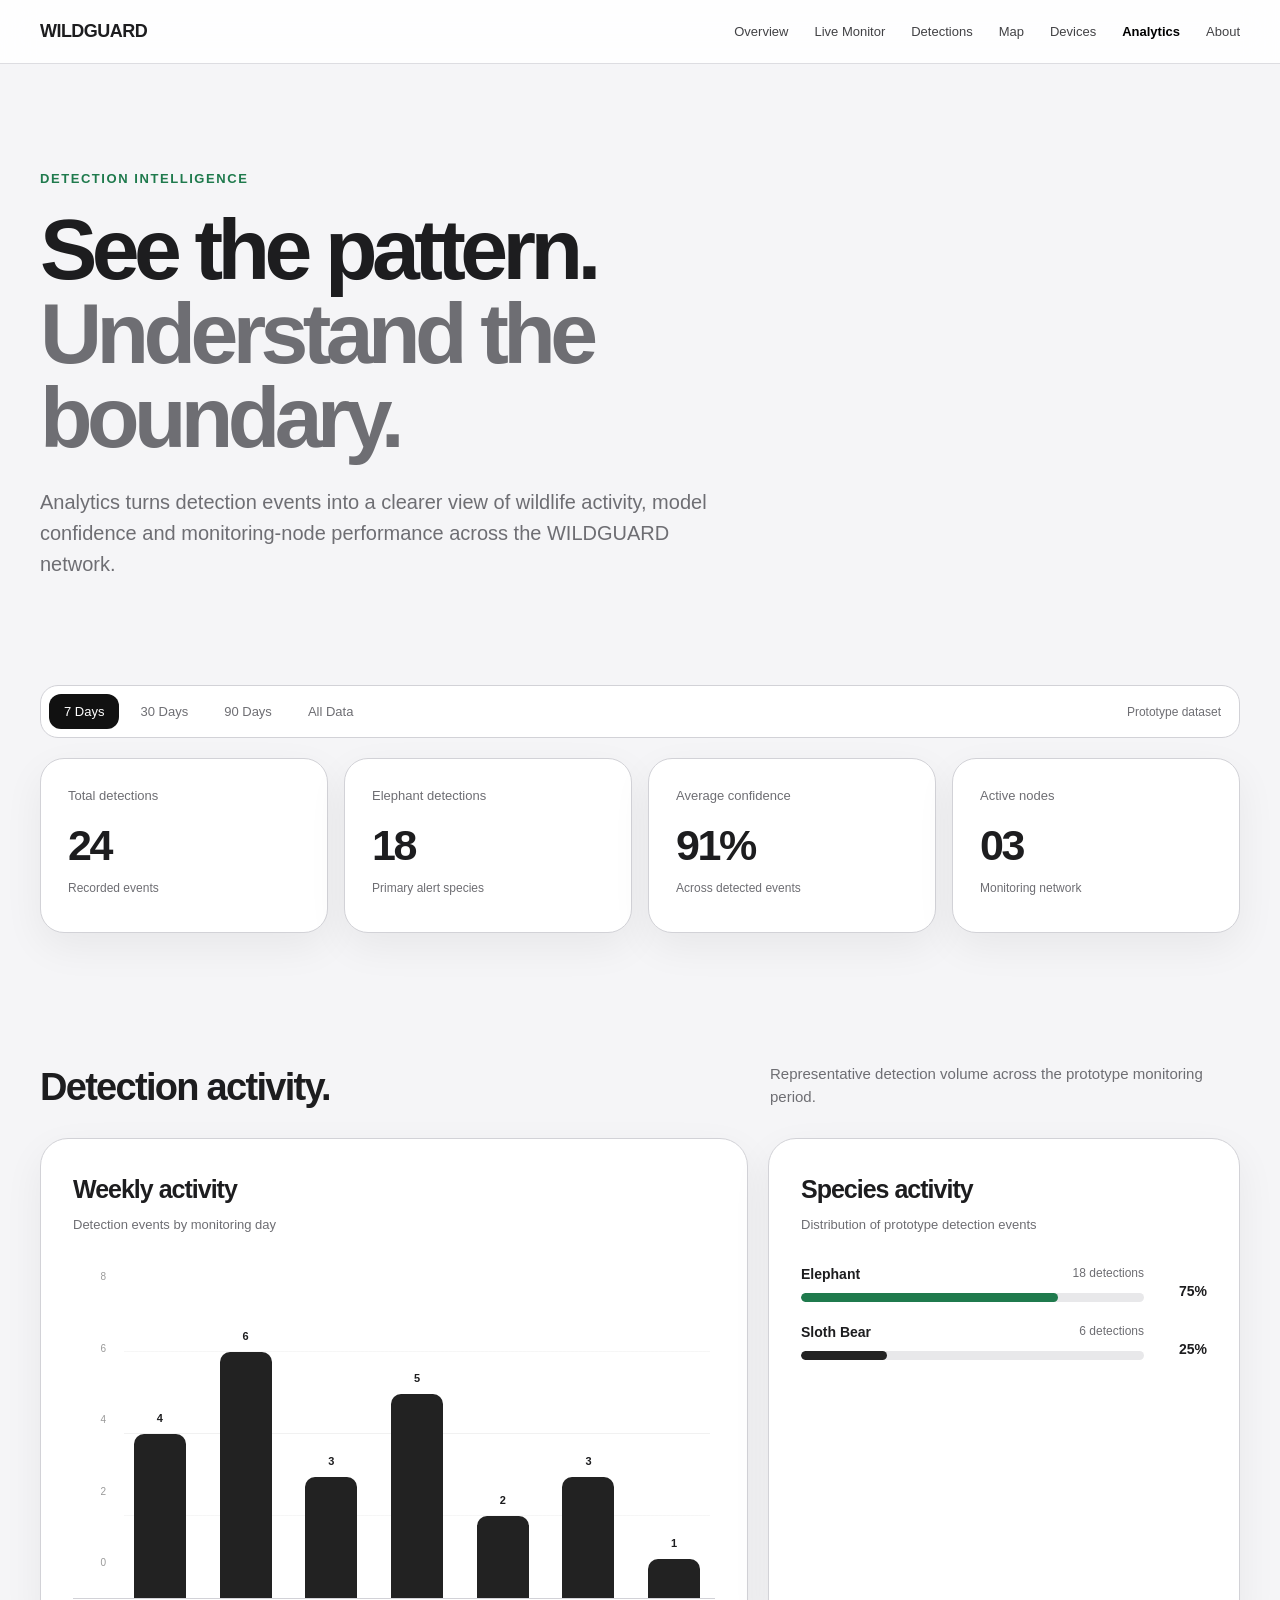
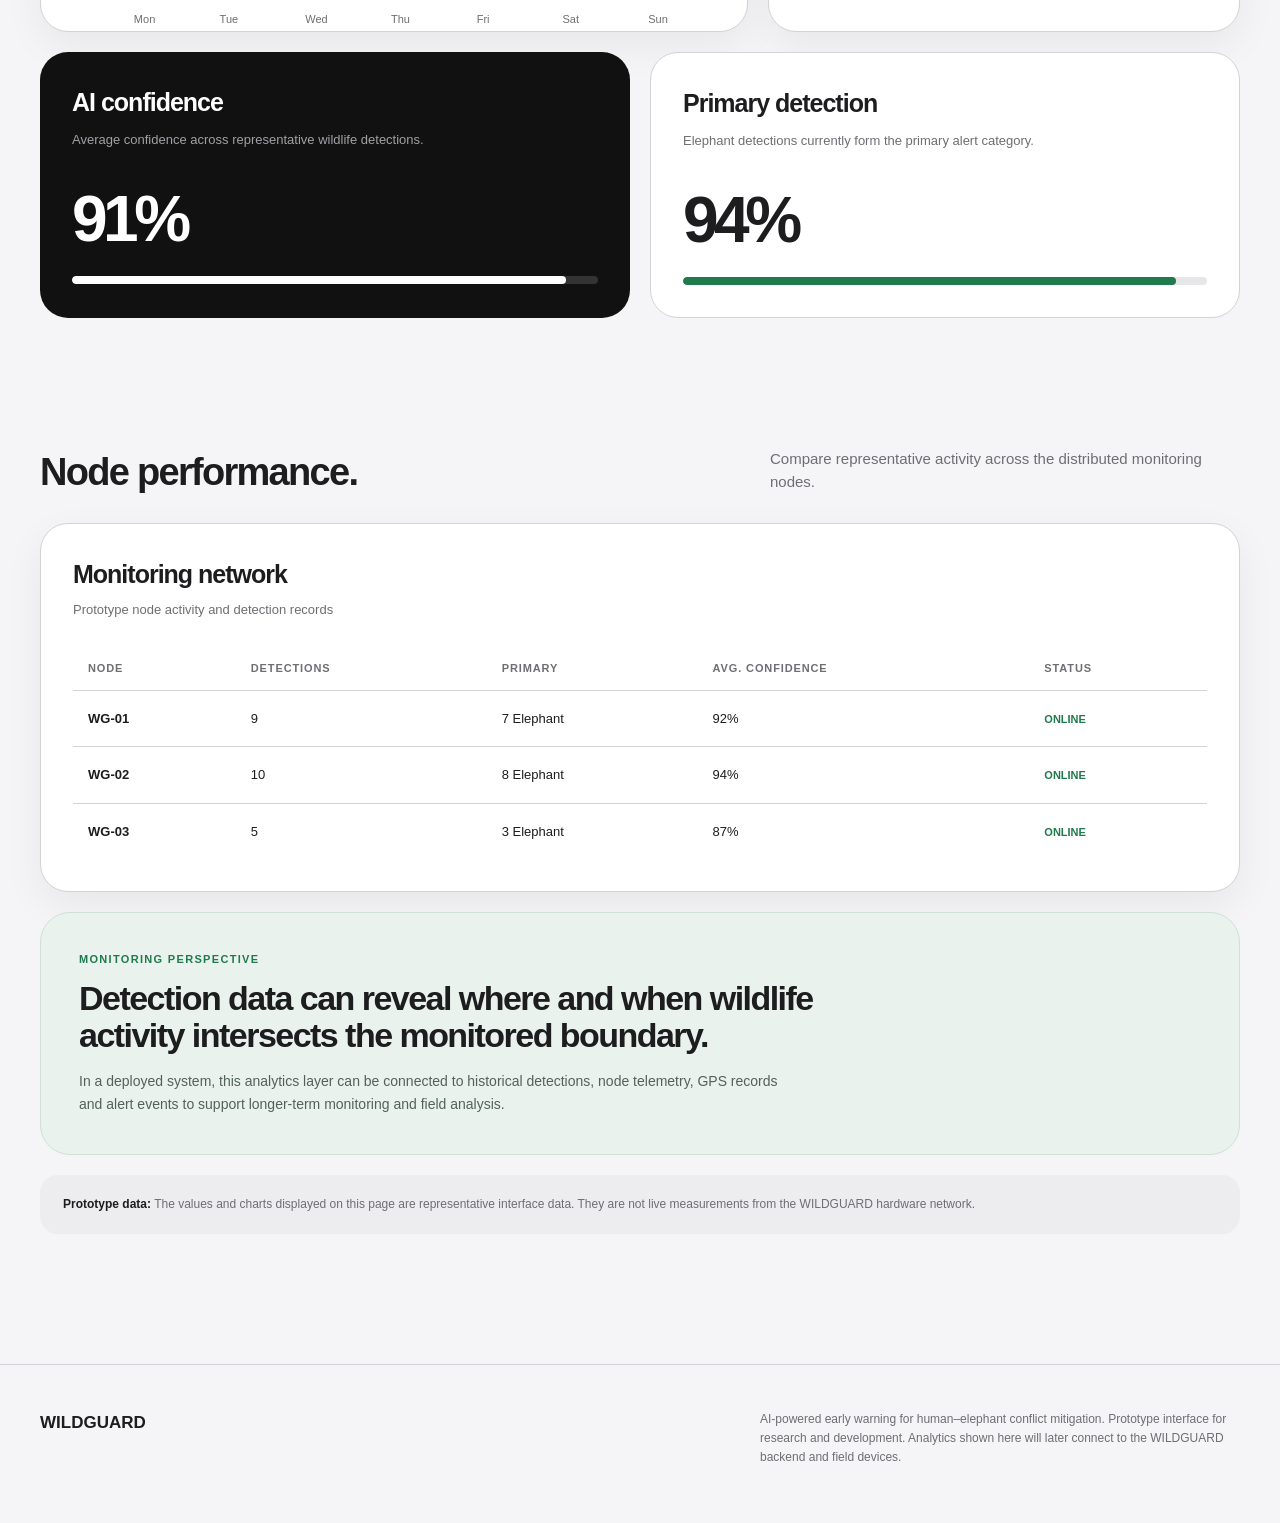
<file: analytics.html>
<!DOCTYPE html>
<html lang="en">
<head>
  <meta charset="UTF-8" />
  <meta name="viewport" content="width=device-width, initial-scale=1.0" />

  <title>Analytics — WILDGUARD</title>

  <style>
    :root {
      --bg: #f5f5f7;
      --surface: #ffffff;
      --surface-soft: #fafafa;
      --text: #1d1d1f;
      --muted: #6e6e73;
      --line: #d2d2d7;
      --green: #1f7a4d;
      --green-soft: #e8f4ed;
      --blue: #246bce;
      --orange: #b76b19;
      --dark: #111111;
      --radius: 24px;
      --shadow: 0 14px 40px rgba(0, 0, 0, 0.06);
    }

    * {
      margin: 0;
      padding: 0;
      box-sizing: border-box;
    }

    html {
      scroll-behavior: smooth;
    }

    body {
      font-family:
        -apple-system,
        BlinkMacSystemFont,
        "SF Pro Display",
        "SF Pro Text",
        "Helvetica Neue",
        Arial,
        sans-serif;
      background: var(--bg);
      color: var(--text);
      line-height: 1.5;
      overflow-x: hidden;
    }

    a {
      color: inherit;
      text-decoration: none;
    }

    /* =========================
       NAVIGATION
    ========================= */

    .site-header {
      position: sticky;
      top: 0;
      z-index: 1000;
      height: 64px;
      display: flex;
      align-items: center;
      background: rgba(255, 255, 255, 0.88);
      backdrop-filter: blur(18px);
      -webkit-backdrop-filter: blur(18px);
      border-bottom: 1px solid rgba(210, 210, 215, 0.75);
    }

    .nav {
      width: min(1200px, calc(100% - 40px));
      margin: 0 auto;
      display: flex;
      align-items: center;
      justify-content: space-between;
      gap: 28px;
    }

    .brand {
      font-size: 18px;
      font-weight: 700;
      letter-spacing: -0.03em;
      white-space: nowrap;
    }

    .nav-links {
      display: flex;
      align-items: center;
      gap: 26px;
      overflow-x: auto;
      scrollbar-width: none;
    }

    .nav-links::-webkit-scrollbar {
      display: none;
    }

    .nav-links a {
      color: #424245;
      font-size: 13px;
      white-space: nowrap;
      transition: color 0.2s ease;
    }

    .nav-links a:hover {
      color: #000;
    }

    .nav-links a.active {
      color: #000;
      font-weight: 600;
    }

    /* =========================
       HERO
    ========================= */

    .hero {
      width: min(1200px, calc(100% - 40px));
      margin: 0 auto;
      padding: 105px 0 75px;
    }

    .eyebrow {
      margin-bottom: 18px;
      color: var(--green);
      font-size: 13px;
      font-weight: 700;
      letter-spacing: 0.12em;
      text-transform: uppercase;
    }

    .hero h1 {
      max-width: 850px;
      font-size: clamp(48px, 7vw, 86px);
      line-height: 0.98;
      letter-spacing: -0.065em;
      font-weight: 700;
      margin-bottom: 28px;
    }

    .hero h1 span {
      color: var(--muted);
    }

    .hero p {
      max-width: 680px;
      color: var(--muted);
      font-size: 20px;
      line-height: 1.55;
    }

    /* =========================
       COMMON SECTION
    ========================= */

    .section {
      width: min(1200px, calc(100% - 40px));
      margin: 0 auto;
      padding: 30px 0 100px;
    }

    .section-header {
      display: flex;
      justify-content: space-between;
      align-items: end;
      gap: 30px;
      margin-bottom: 30px;
    }

    .section-header h2 {
      font-size: 38px;
      letter-spacing: -0.045em;
      line-height: 1.05;
    }

    .section-header p {
      max-width: 470px;
      color: var(--muted);
      font-size: 15px;
    }

    /* =========================
       FILTER BAR
    ========================= */

    .filter-bar {
      display: flex;
      align-items: center;
      justify-content: space-between;
      gap: 20px;
      padding: 8px;
      margin-bottom: 20px;
      background: var(--surface);
      border: 1px solid var(--line);
      border-radius: 18px;
    }

    .filter-buttons {
      display: flex;
      gap: 6px;
      overflow-x: auto;
      scrollbar-width: none;
    }

    .filter-buttons::-webkit-scrollbar {
      display: none;
    }

    .filter-btn {
      border: 0;
      background: transparent;
      color: var(--muted);
      padding: 10px 15px;
      border-radius: 12px;
      font-family: inherit;
      font-size: 13px;
      cursor: pointer;
      white-space: nowrap;
      transition: 0.2s ease;
    }

    .filter-btn:hover {
      color: var(--text);
    }

    .filter-btn.active {
      background: var(--dark);
      color: #fff;
    }

    .period {
      padding-right: 10px;
      color: var(--muted);
      font-size: 12px;
      white-space: nowrap;
    }

    /* =========================
       KPI CARDS
    ========================= */

    .kpi-grid {
      display: grid;
      grid-template-columns: repeat(4, 1fr);
      gap: 16px;
    }

    .kpi {
      padding: 27px;
      min-height: 175px;
      background: var(--surface);
      border: 1px solid var(--line);
      border-radius: var(--radius);
      box-shadow: var(--shadow);
      transition:
        transform 0.25s ease,
        box-shadow 0.25s ease;
    }

    .kpi:hover {
      transform: translateY(-4px);
      box-shadow: 0 20px 45px rgba(0, 0, 0, 0.09);
    }

    .kpi-label {
      color: var(--muted);
      font-size: 13px;
      margin-bottom: 18px;
    }

    .kpi-value {
      font-size: 43px;
      font-weight: 700;
      letter-spacing: -0.055em;
      line-height: 1;
    }

    .kpi-sub {
      margin-top: 12px;
      color: var(--muted);
      font-size: 12px;
    }

    /* =========================
       ANALYTICS GRID
    ========================= */

    .analytics-grid {
      display: grid;
      grid-template-columns: 1.2fr 0.8fr;
      gap: 20px;
      margin-top: 20px;
    }

    .analytics-card {
      background: var(--surface);
      border: 1px solid var(--line);
      border-radius: 28px;
      padding: 32px;
      box-shadow: var(--shadow);
    }

    .card-title {
      font-size: 25px;
      font-weight: 700;
      letter-spacing: -0.04em;
    }

    .card-description {
      margin-top: 6px;
      color: var(--muted);
      font-size: 13px;
    }

    /* =========================
       BAR CHART
    ========================= */

    .chart {
      height: 330px;
      margin-top: 35px;
      display: flex;
      align-items: stretch;
      gap: 18px;
      padding: 0 5px;
      border-bottom: 1px solid var(--line);
    }

    .chart-y {
      width: 28px;
      display: flex;
      flex-direction: column;
      justify-content: space-between;
      padding-bottom: 28px;
      color: #999;
      font-size: 10px;
      text-align: right;
    }

    .chart-area {
      flex: 1;
      display: flex;
      align-items: stretch;
      justify-content: space-around;
      gap: 14px;
      position: relative;
      background:
        linear-gradient(
          to bottom,
          transparent 24.8%,
          rgba(0, 0, 0, 0.055) 25%,
          transparent 25.2%,
          transparent 49.8%,
          rgba(0, 0, 0, 0.055) 50%,
          transparent 50.2%,
          transparent 74.8%,
          rgba(0, 0, 0, 0.055) 75%,
          transparent 75.2%
        );
    }

    .bar-column {
      flex: 1;
      max-width: 75px;
      display: flex;
      align-items: end;
      justify-content: center;
      position: relative;
    }

    .bar {
      width: 52px;
      max-width: 100%;
      height: var(--height);
      border-radius: 10px 10px 0 0;
      background: #222;
      transition:
        height 0.4s ease,
        background 0.2s ease;
      position: relative;
    }

    .bar:hover {
      background: var(--green);
    }

    .bar-value {
      position: absolute;
      top: -24px;
      left: 50%;
      transform: translateX(-50%);
      color: var(--text);
      font-size: 11px;
      font-weight: 700;
    }

    .bar-label {
      position: absolute;
      bottom: -29px;
      color: var(--muted);
      font-size: 11px;
      white-space: nowrap;
    }

    /* =========================
       SPECIES ANALYSIS
    ========================= */

    .species-list {
      margin-top: 30px;
      display: grid;
      gap: 20px;
    }

    .species-row {
      display: grid;
      grid-template-columns: 1fr auto;
      gap: 15px;
    }

    .species-info {
      display: flex;
      justify-content: space-between;
      margin-bottom: 8px;
    }

    .species-name {
      font-size: 14px;
      font-weight: 600;
    }

    .species-count {
      color: var(--muted);
      font-size: 12px;
    }

    .progress {
      height: 9px;
      overflow: hidden;
      border-radius: 999px;
      background: #e8e8ea;
    }

    .progress-fill {
      height: 100%;
      border-radius: inherit;
      background: #222;
    }

    .species-row.primary .progress-fill {
      background: var(--green);
    }

    .species-percentage {
      align-self: end;
      min-width: 48px;
      font-size: 14px;
      font-weight: 700;
      text-align: right;
    }

    /* =========================
       CONFIDENCE CARD
    ========================= */

    .confidence-card {
      margin-top: 20px;
      display: grid;
      grid-template-columns: 1fr 1fr;
      gap: 20px;
    }

    .confidence-panel {
      padding: 32px;
      background: var(--dark);
      color: #fff;
      border-radius: 28px;
      min-height: 260px;
    }

    .confidence-panel.light {
      background: var(--surface);
      color: var(--text);
      border: 1px solid var(--line);
    }

    .confidence-panel h3 {
      font-size: 25px;
      letter-spacing: -0.04em;
      margin-bottom: 8px;
    }

    .confidence-panel p {
      color: #a1a1a6;
      font-size: 13px;
    }

    .confidence-panel.light p {
      color: var(--muted);
    }

    .confidence-number {
      margin-top: 38px;
      font-size: 64px;
      font-weight: 700;
      letter-spacing: -0.07em;
      line-height: 1;
    }

    .confidence-scale {
      margin-top: 25px;
      height: 8px;
      background: #333;
      border-radius: 999px;
      overflow: hidden;
    }

    .light .confidence-scale {
      background: #e7e7e9;
    }

    .confidence-scale span {
      display: block;
      width: 94%;
      height: 100%;
      border-radius: inherit;
      background: #fff;
    }

    .light .confidence-scale span {
      background: var(--green);
    }

    /* =========================
       NODE ACTIVITY
    ========================= */

    .node-table {
      margin-top: 28px;
      overflow-x: auto;
    }

    table {
      width: 100%;
      border-collapse: collapse;
      min-width: 650px;
    }

    th {
      padding: 13px 15px;
      color: var(--muted);
      font-size: 11px;
      font-weight: 600;
      text-align: left;
      text-transform: uppercase;
      letter-spacing: 0.08em;
      border-bottom: 1px solid var(--line);
    }

    td {
      padding: 18px 15px;
      font-size: 13px;
      border-bottom: 1px solid var(--line);
    }

    tbody tr:last-child td {
      border-bottom: 0;
    }

    .node-status {
      color: var(--green);
      font-size: 11px;
      font-weight: 700;
    }

    /* =========================
       INSIGHT CARD
    ========================= */

    .insight {
      margin-top: 20px;
      padding: 38px;
      border-radius: 30px;
      background: #e9f2ec;
      border: 1px solid #cfe1d5;
    }

    .insight-label {
      color: var(--green);
      font-size: 11px;
      font-weight: 700;
      letter-spacing: 0.12em;
      text-transform: uppercase;
    }

    .insight h3 {
      max-width: 750px;
      margin-top: 12px;
      font-size: 34px;
      line-height: 1.1;
      letter-spacing: -0.045em;
    }

    .insight p {
      max-width: 720px;
      margin-top: 15px;
      color: #52625a;
      font-size: 14px;
      line-height: 1.65;
    }

    /* =========================
       PROTOTYPE NOTE
    ========================= */

    .prototype-note {
      margin-top: 20px;
      padding: 20px 23px;
      border-radius: 18px;
      background: #ededf0;
      color: var(--muted);
      font-size: 12px;
      line-height: 1.6;
    }

    .prototype-note strong {
      color: var(--text);
    }

    /* =========================
       FOOTER
    ========================= */

    footer {
      margin-top: 30px;
      border-top: 1px solid var(--line);
      background: #f5f5f7;
    }

    .footer-inner {
      width: min(1200px, calc(100% - 40px));
      margin: 0 auto;
      padding: 45px 0 55px;
      display: flex;
      justify-content: space-between;
      align-items: flex-start;
      gap: 30px;
    }

    .footer-brand {
      font-weight: 700;
      font-size: 17px;
    }

    .footer-copy {
      max-width: 480px;
      color: var(--muted);
      font-size: 12px;
      line-height: 1.6;
    }

    /* =========================
       RESPONSIVE
    ========================= */

    @media (max-width: 1000px) {
      .kpi-grid {
        grid-template-columns: repeat(2, 1fr);
      }

      .analytics-grid {
        grid-template-columns: 1fr;
      }

      .confidence-card {
        grid-template-columns: 1fr;
      }
    }

    @media (max-width: 720px) {
      .site-header {
        height: 58px;
      }

      .nav {
        width: calc(100% - 28px);
        gap: 15px;
      }

      .brand {
        font-size: 16px;
      }

      .nav-links {
        gap: 18px;
      }

      .hero {
        width: calc(100% - 28px);
        padding: 75px 0 55px;
      }

      .hero h1 {
        font-size: clamp(44px, 15vw, 65px);
      }

      .hero p {
        font-size: 17px;
      }

      .section {
        width: calc(100% - 28px);
        padding-bottom: 70px;
      }

      .section-header {
        display: block;
      }

      .section-header h2 {
        margin-bottom: 15px;
        font-size: 32px;
      }

      .filter-bar {
        align-items: flex-start;
        flex-direction: column;
      }

      .period {
        padding: 0 10px 8px;
      }

      .kpi-grid {
        grid-template-columns: 1fr 1fr;
      }

      .kpi {
        padding: 20px;
        min-height: 145px;
      }

      .kpi-value {
        font-size: 34px;
      }

      .analytics-card {
        padding: 25px;
      }

      .chart {
        height: 280px;
        gap: 8px;
      }

      .bar {
        width: 35px;
      }

      .confidence-panel {
        padding: 28px;
      }

      .insight {
        padding: 28px;
      }

      .insight h3 {
        font-size: 27px;
      }

      .footer-inner {
        width: calc(100% - 28px);
        flex-direction: column;
      }
    }

    @media (max-width: 450px) {
      .kpi-grid {
        grid-template-columns: 1fr;
      }

      .chart {
        gap: 3px;
      }

      .bar {
        width: 27px;
      }

      .bar-label {
        font-size: 9px;
      }
    }
  </style>
</head>

<body>

  <!-- =========================
       NAVIGATION
  ========================= -->

  <header class="site-header">
    <nav class="nav">

      <a href="index.html" class="brand">
        WILDGUARD
      </a>

      <div class="nav-links">
        <a href="index.html">Overview</a>
        <a href="monitor.html">Live Monitor</a>
        <a href="detections.html">Detections</a>
        <a href="map.html">Map</a>
        <a href="devices.html">Devices</a>
        <a href="analytics.html" class="active">Analytics</a>
        <a href="about.html">About</a>
      </div>

    </nav>
  </header>


  <!-- =========================
       HERO
  ========================= -->

  <main>

    <section class="hero">

      <div class="eyebrow">
        Detection Intelligence
      </div>

      <h1>
        See the pattern.<br />
        <span>Understand the boundary.</span>
      </h1>

      <p>
        Analytics turns detection events into a clearer view of
        wildlife activity, model confidence and monitoring-node
        performance across the WILDGUARD network.
      </p>

    </section>


    <!-- =========================
         OVERVIEW
    ========================= -->

    <section class="section">

      <div class="filter-bar">

        <div class="filter-buttons">

          <button class="filter-btn active" data-period="7">
            7 Days
          </button>

          <button class="filter-btn" data-period="30">
            30 Days
          </button>

          <button class="filter-btn" data-period="90">
            90 Days
          </button>

          <button class="filter-btn" data-period="all">
            All Data
          </button>

        </div>

        <div class="period">
          Prototype dataset
        </div>

      </div>


      <div class="kpi-grid">

        <div class="kpi">

          <div class="kpi-label">
            Total detections
          </div>

          <div class="kpi-value" id="totalDetections">
            24
          </div>

          <div class="kpi-sub">
            Recorded events
          </div>

        </div>


        <div class="kpi">

          <div class="kpi-label">
            Elephant detections
          </div>

          <div class="kpi-value">
            18
          </div>

          <div class="kpi-sub">
            Primary alert species
          </div>

        </div>


        <div class="kpi">

          <div class="kpi-label">
            Average confidence
          </div>

          <div class="kpi-value">
            91%
          </div>

          <div class="kpi-sub">
            Across detected events
          </div>

        </div>


        <div class="kpi">

          <div class="kpi-label">
            Active nodes
          </div>

          <div class="kpi-value">
            03
          </div>

          <div class="kpi-sub">
            Monitoring network
          </div>

        </div>

      </div>

    </section>


    <!-- =========================
         DETECTION ACTIVITY
    ========================= -->

    <section class="section">

      <div class="section-header">

        <div>
          <h2>Detection activity.</h2>
        </div>

        <p>
          Representative detection volume across the prototype
          monitoring period.
        </p>

      </div>


      <div class="analytics-grid">


        <!-- BAR CHART -->

        <div class="analytics-card">

          <div class="card-title">
            Weekly activity
          </div>

          <div class="card-description">
            Detection events by monitoring day
          </div>


          <div class="chart">

            <div class="chart-y">
              <span>8</span>
              <span>6</span>
              <span>4</span>
              <span>2</span>
              <span>0</span>
            </div>


            <div class="chart-area">

              <div class="bar-column">
                <div class="bar" style="--height: 50%;">
                  <span class="bar-value">4</span>
                  <span class="bar-label">Mon</span>
                </div>
              </div>

              <div class="bar-column">
                <div class="bar" style="--height: 75%;">
                  <span class="bar-value">6</span>
                  <span class="bar-label">Tue</span>
                </div>
              </div>

              <div class="bar-column">
                <div class="bar" style="--height: 37%;">
                  <span class="bar-value">3</span>
                  <span class="bar-label">Wed</span>
                </div>
              </div>

              <div class="bar-column">
                <div class="bar" style="--height: 62%;">
                  <span class="bar-value">5</span>
                  <span class="bar-label">Thu</span>
                </div>
              </div>

              <div class="bar-column">
                <div class="bar" style="--height: 25%;">
                  <span class="bar-value">2</span>
                  <span class="bar-label">Fri</span>
                </div>
              </div>

              <div class="bar-column">
                <div class="bar" style="--height: 37%;">
                  <span class="bar-value">3</span>
                  <span class="bar-label">Sat</span>
                </div>
              </div>

              <div class="bar-column">
                <div class="bar" style="--height: 12%;">
                  <span class="bar-value">1</span>
                  <span class="bar-label">Sun</span>
                </div>
              </div>

            </div>

          </div>

        </div>


        <!-- SPECIES -->

        <div class="analytics-card">

          <div class="card-title">
            Species activity
          </div>

          <div class="card-description">
            Distribution of prototype detection events
          </div>


          <div class="species-list">


            <div class="species-row primary">

              <div>

                <div class="species-info">

                  <span class="species-name">
                    Elephant
                  </span>

                  <span class="species-count">
                    18 detections
                  </span>

                </div>

                <div class="progress">
                  <div
                    class="progress-fill"
                    style="width: 75%;"
                  ></div>
                </div>

              </div>

              <div class="species-percentage">
                75%
              </div>

            </div>


            <div class="species-row">

              <div>

                <div class="species-info">

                  <span class="species-name">
                    Sloth Bear
                  </span>

                  <span class="species-count">
                    6 detections
                  </span>

                </div>

                <div class="progress">
                  <div
                    class="progress-fill"
                    style="width: 25%;"
                  ></div>
                </div>

              </div>

              <div class="species-percentage">
                25%
              </div>

            </div>


          </div>

        </div>

      </div>


      <!-- =========================
           CONFIDENCE
      ========================= -->

      <div class="confidence-card">


        <div class="confidence-panel">

          <h3>
            AI confidence
          </h3>

          <p>
            Average confidence across representative
            wildlife detections.
          </p>

          <div class="confidence-number">
            91%
          </div>

          <div class="confidence-scale">
            <span></span>
          </div>

        </div>


        <div class="confidence-panel light">

          <h3>
            Primary detection
          </h3>

          <p>
            Elephant detections currently form the
            primary alert category.
          </p>

          <div class="confidence-number">
            94%
          </div>

          <div class="confidence-scale">
            <span></span>
          </div>

        </div>

      </div>

    </section>


    <!-- =========================
         NODE PERFORMANCE
    ========================= -->

    <section class="section">

      <div class="section-header">

        <div>
          <h2>Node performance.</h2>
        </div>

        <p>
          Compare representative activity across the
          distributed monitoring nodes.
        </p>

      </div>


      <div class="analytics-card">

        <div class="card-title">
          Monitoring network
        </div>

        <div class="card-description">
          Prototype node activity and detection records
        </div>


        <div class="node-table">

          <table>

            <thead>

              <tr>
                <th>Node</th>
                <th>Detections</th>
                <th>Primary</th>
                <th>Avg. confidence</th>
                <th>Status</th>
              </tr>

            </thead>

            <tbody>

              <tr>
                <td><strong>WG-01</strong></td>
                <td>9</td>
                <td>7 Elephant</td>
                <td>92%</td>
                <td>
                  <span class="node-status">
                    ONLINE
                  </span>
                </td>
              </tr>

              <tr>
                <td><strong>WG-02</strong></td>
                <td>10</td>
                <td>8 Elephant</td>
                <td>94%</td>
                <td>
                  <span class="node-status">
                    ONLINE
                  </span>
                </td>
              </tr>

              <tr>
                <td><strong>WG-03</strong></td>
                <td>5</td>
                <td>3 Elephant</td>
                <td>87%</td>
                <td>
                  <span class="node-status">
                    ONLINE
                  </span>
                </td>
              </tr>

            </tbody>

          </table>

        </div>

      </div>


      <!-- =========================
           INSIGHT
      ========================= -->

      <div class="insight">

        <div class="insight-label">
          Monitoring perspective
        </div>

        <h3>
          Detection data can reveal where and when
          wildlife activity intersects the monitored boundary.
        </h3>

        <p>
          In a deployed system, this analytics layer can be
          connected to historical detections, node telemetry,
          GPS records and alert events to support longer-term
          monitoring and field analysis.
        </p>

      </div>


      <div class="prototype-note">
        <strong>Prototype data:</strong>
        The values and charts displayed on this page are
        representative interface data. They are not live
        measurements from the WILDGUARD hardware network.
      </div>

    </section>

  </main>


  <!-- =========================
       FOOTER
  ========================= -->

  <footer>

    <div class="footer-inner">

      <div class="footer-brand">
        WILDGUARD
      </div>

      <div class="footer-copy">
        AI-powered early warning for human–elephant conflict
        mitigation. Prototype interface for research and
        development. Analytics shown here will later connect
        to the WILDGUARD backend and field devices.
      </div>

    </div>

  </footer>


  <!-- =========================
       JAVASCRIPT
  ========================= -->

  <script>
    const filterButtons = document.querySelectorAll(".filter-btn");
    const totalDetections = document.getElementById("totalDetections");

    const periodValues = {
      "7": "24",
      "30": "68",
      "90": "142",
      "all": "142"
    };

    filterButtons.forEach((button) => {

      button.addEventListener("click", () => {

        filterButtons.forEach((item) => {
          item.classList.remove("active");
        });

        button.classList.add("active");

        const period = button.dataset.period;

        totalDetections.textContent =
          periodValues[period] || "24";

      });

    });
  </script>

</body>
</html>
</file>
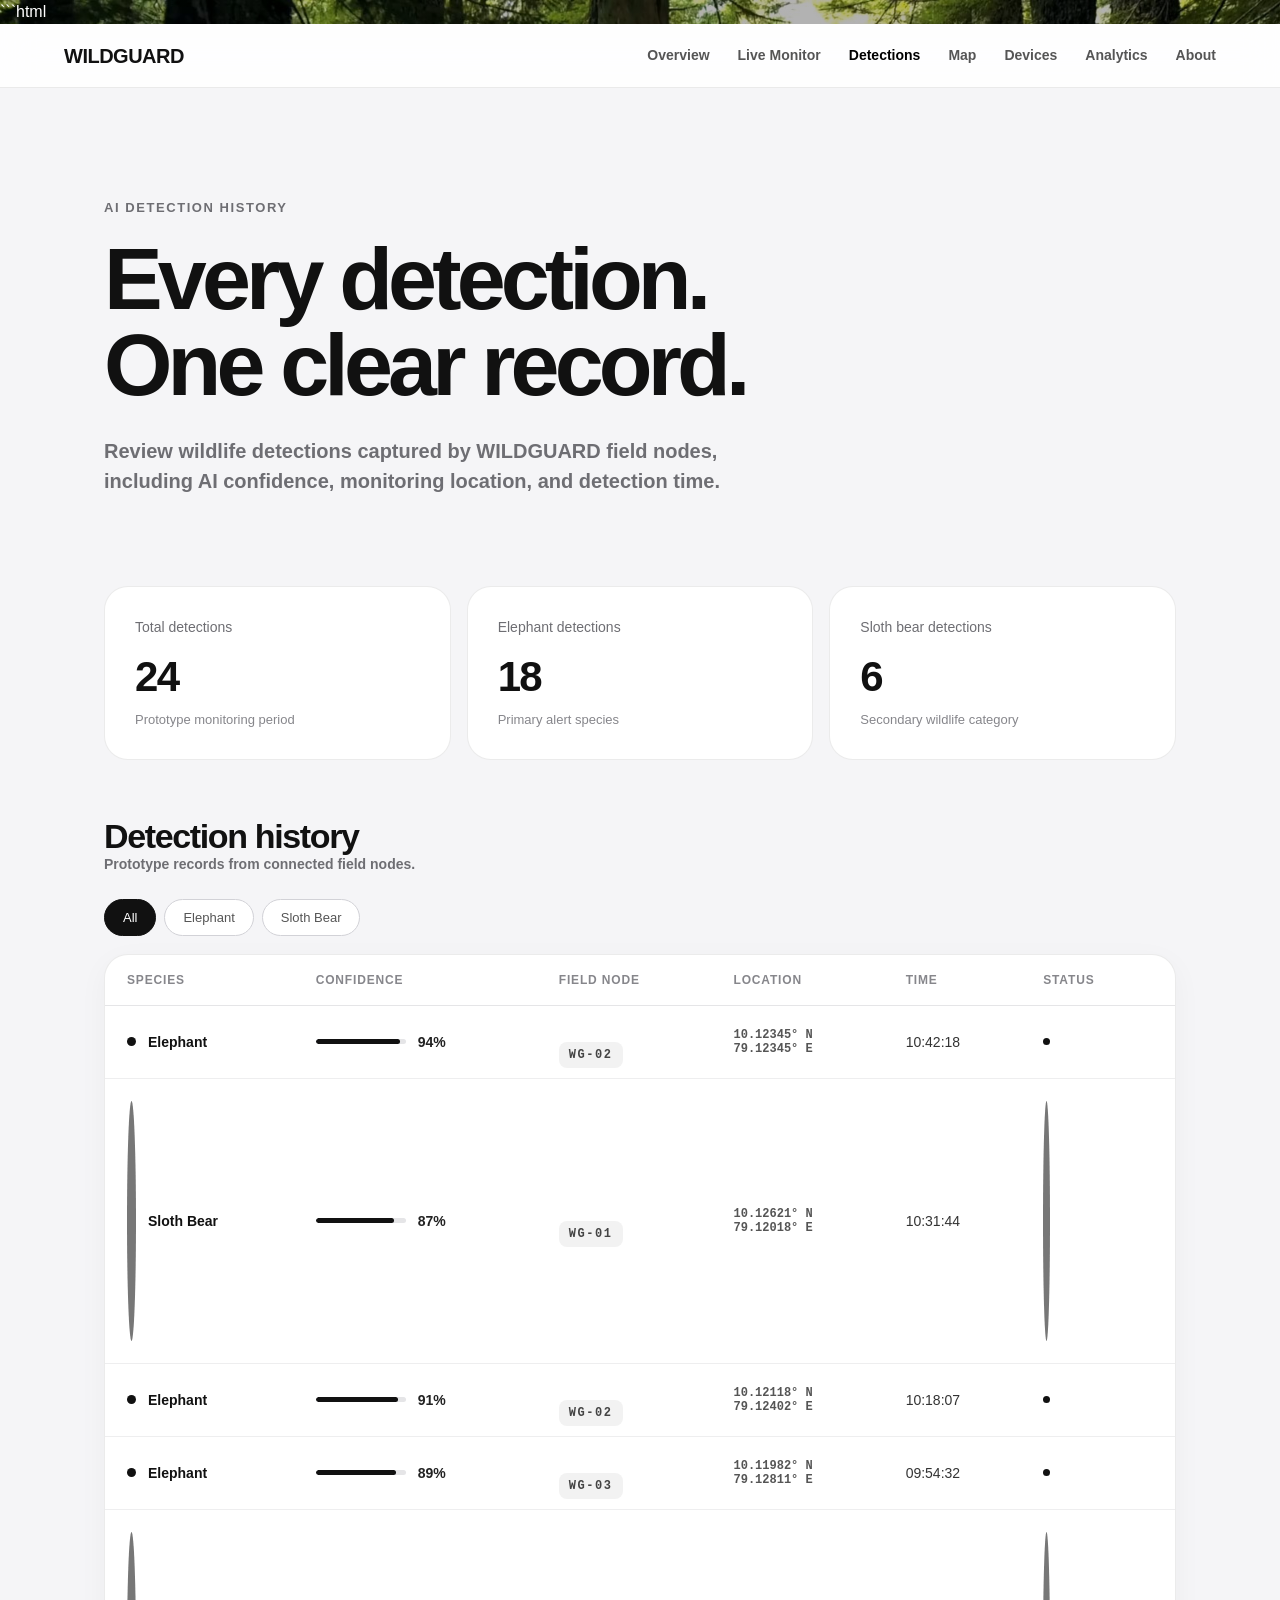
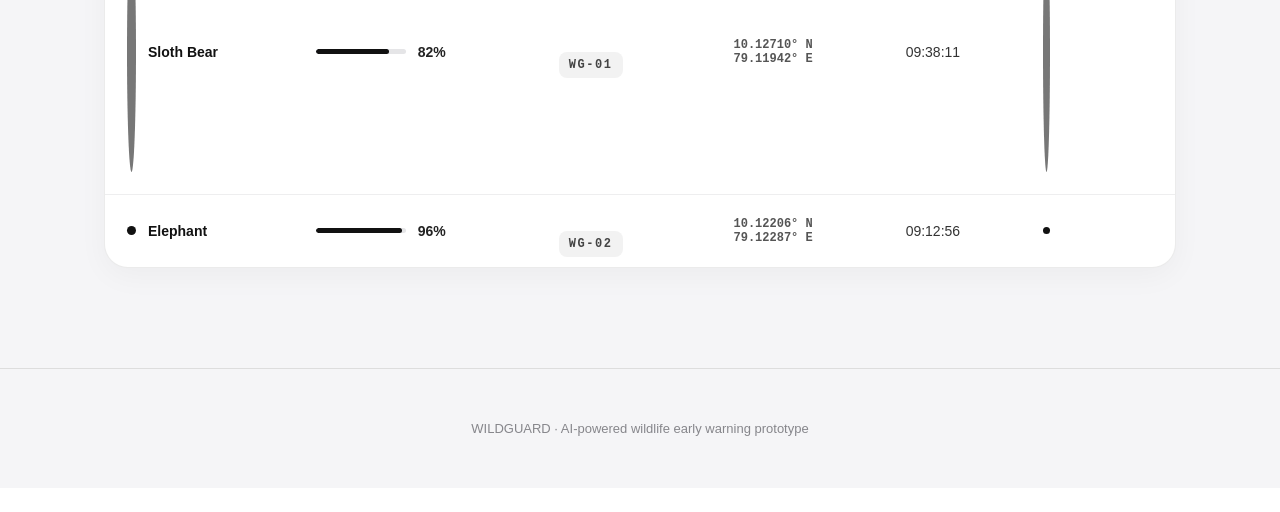
<file: detections.html>
```html
<!DOCTYPE html>
<html lang="en">
<head>
    <meta charset="UTF-8">

    <meta
        name="viewport"
        content="width=device-width, initial-scale=1.0"
    >

    <meta
        name="description"
        content="WILDGUARD wildlife detection history and AI monitoring."
    >

    <title>Detections — WILDGUARD</title>

    <link rel="stylesheet" href="css/style.css">

    <style>
        /* =========================================================
           DETECTIONS PAGE
           ========================================================= */

        .detections-page {
            background: #f5f5f7;
            min-height: 100vh;
            color: #1d1d1f;
        }

        /* =========================================================
           HEADER / NAVIGATION
           ========================================================= */

        .detections-header {
            position: sticky;
            top: 0;
            z-index: 100;

            min-height: 64px;

            display: flex;
            align-items: center;
            justify-content: space-between;

            padding: 0 5%;

            background: rgba(255, 255, 255, 0.88);
            backdrop-filter: blur(18px);
            -webkit-backdrop-filter: blur(18px);

            border-bottom: 1px solid rgba(0, 0, 0, 0.08);
        }

        .detections-brand {
            flex-shrink: 0;

            font-size: 20px;
            font-weight: 700;
            letter-spacing: -0.5px;

            color: #111;
            text-decoration: none;
        }

        .detections-nav {
            display: flex;
            align-items: center;
            justify-content: flex-end;

            gap: 28px;

            margin-left: 30px;
        }

        .detections-nav a {
            flex-shrink: 0;

            color: #555;
            text-decoration: none;

            font-size: 14px;
            white-space: nowrap;

            transition: color 0.2s ease;
        }

        .detections-nav a:hover {
            color: #000;
        }

        .detections-nav a.active {
            color: #000;
            font-weight: 600;
        }

        /* =========================================================
           HERO
           ========================================================= */

        .detections-hero {
            max-width: 1200px;
            margin: 0 auto;

            padding: 110px 5% 70px;
        }

        .eyebrow {
            margin-bottom: 18px;

            font-size: 13px;
            font-weight: 600;

            letter-spacing: 0.12em;
            text-transform: uppercase;

            color: #6e6e73;
        }

        .detections-hero h1 {
            max-width: 850px;

            margin: 0;

            font-size: clamp(48px, 7vw, 88px);
            line-height: 0.98;

            letter-spacing: -0.055em;
            font-weight: 700;

            color: #111;
        }

        .detections-hero p {
            max-width: 650px;

            margin-top: 28px;

            font-size: 20px;
            line-height: 1.5;

            color: #6e6e73;
        }

        /* =========================================================
           STATISTICS
           ========================================================= */

        .detection-stats {
            max-width: 1200px;
            margin: 0 auto;

            padding: 0 5% 60px;

            display: grid;
            grid-template-columns: repeat(3, 1fr);

            gap: 16px;
        }

        .stat-card {
            background: #fff;

            border: 1px solid rgba(0, 0, 0, 0.08);
            border-radius: 24px;

            padding: 30px;

            transition:
                transform 0.25s ease,
                box-shadow 0.25s ease;
        }

        .stat-card:hover {
            transform: translateY(-3px);

            box-shadow:
                0 12px 30px rgba(0, 0, 0, 0.06);
        }

        .stat-label {
            margin-bottom: 18px;

            font-size: 14px;

            color: #6e6e73;
        }

        .stat-value {
            font-size: 42px;
            line-height: 1;

            font-weight: 700;
            letter-spacing: -0.04em;

            color: #111;
        }

        .stat-detail {
            margin-top: 12px;

            font-size: 13px;

            color: #86868b;
        }

        /* =========================================================
           DETECTION SECTION
           ========================================================= */

        .detections-section {
            max-width: 1200px;
            margin: 0 auto;

            padding: 0 5% 100px;
        }

        .section-heading {
            display: flex;
            align-items: flex-end;
            justify-content: space-between;

            gap: 30px;

            margin-bottom: 24px;
        }

        .section-heading h2 {
            margin: 0;

            font-size: 34px;
            letter-spacing: -0.04em;

            color: #111;
        }

        .section-heading p {
            margin: 0;

            font-size: 14px;

            color: #6e6e73;
        }

        /* =========================================================
           FILTERS
           ========================================================= */

        .detection-filters {
            display: flex;
            align-items: center;

            gap: 8px;

            margin-bottom: 18px;
        }

        .filter-button {
            border: 1px solid #d2d2d7;
            background: #fff;

            border-radius: 999px;

            padding: 10px 18px;

            font-family: inherit;
            font-size: 13px;
            font-weight: 500;

            color: #555;

            cursor: pointer;

            transition:
                background 0.2s ease,
                color 0.2s ease,
                border-color 0.2s ease;
        }

        .filter-button:hover {
            border-color: #999;
        }

        .filter-button.active {
            background: #111;
            border-color: #111;

            color: #fff;
        }

        /* =========================================================
           TABLE
           ========================================================= */

        .detections-table-wrapper {
            overflow-x: auto;

            background: #fff;

            border: 1px solid rgba(0, 0, 0, 0.08);
            border-radius: 24px;

            box-shadow:
                0 8px 30px rgba(0, 0, 0, 0.04);
        }

        .detections-table {
            width: 100%;
            min-width: 850px;

            border-collapse: collapse;
        }

        .detections-table th {
            padding: 18px 22px;

            text-align: left;

            font-size: 12px;
            font-weight: 600;

            text-transform: uppercase;
            letter-spacing: 0.07em;

            color: #86868b;

            border-bottom: 1px solid #e5e5e7;
        }

        .detections-table td {
            padding: 22px;

            font-size: 14px;

            color: #333;

            border-bottom: 1px solid #eeeeef;
        }

        .detections-table tbody tr:last-child td {
            border-bottom: none;
        }

        .detections-table tbody tr {
            transition: background 0.2s ease;
        }

        .detections-table tbody tr:hover {
            background: #fafafa;
        }

        /* =========================================================
           SPECIES
           ========================================================= */

        .species {
            display: flex;
            align-items: center;

            gap: 12px;

            font-weight: 600;

            color: #111;
        }

        .species-dot {
            width: 9px;
            height: 9px;

            border-radius: 50%;

            background: #111;
        }

        .species-dot.secondary {
            background: #777;
        }

        /* =========================================================
           CONFIDENCE
           ========================================================= */

        .confidence {
            display: flex;
            align-items: center;

            gap: 12px;
        }

        .confidence-bar {
            width: 90px;
            height: 5px;

            overflow: hidden;

            border-radius: 999px;

            background: #e5e5e7;
        }

        .confidence-fill {
            height: 100%;

            border-radius: inherit;

            background: #111;
        }

        .confidence-value {
            font-weight: 600;

            color: #222;
        }

        /* =========================================================
           NODE
           ========================================================= */

        .node {
            display: inline-flex;
            align-items: center;

            padding: 6px 10px;

            border-radius: 8px;

            background: #f2f2f2;

            font-family: monospace;
            font-size: 12px;

            color: #444;
        }

        /* =========================================================
           LOCATION
           ========================================================= */

        .location {
            font-family: monospace;
            font-size: 12px;

            color: #555;
        }

        /* =========================================================
           STATUS
           ========================================================= */

        .status {
            display: inline-flex;
            align-items: center;

            gap: 7px;

            font-size: 13px;
            font-weight: 500;
        }

        .status-dot {
            width: 7px;
            height: 7px;

            border-radius: 50%;

            background: #111;
        }

        .status-dot.secondary {
            background: #777;
        }

        /* =========================================================
           FOOTER
           ========================================================= */

        .detections-footer {
            padding: 50px 5%;

            border-top: 1px solid #ddd;

            text-align: center;

            font-size: 13px;

            color: #86868b;
        }

        /* =========================================================
           TABLET
           ========================================================= */

        @media (max-width: 1100px) {

            .detections-header {
                overflow: hidden;
            }

            .detections-nav {
                gap: 18px;

                overflow-x: auto;

                max-width: 70vw;

                padding-bottom: 3px;

                scrollbar-width: none;
            }

            .detections-nav::-webkit-scrollbar {
                display: none;
            }

            .detections-nav a {
                display: inline-block;
                white-space: nowrap;
            }

            .detection-stats {
                grid-template-columns: 1fr;
            }

            .detections-hero {
                padding-top: 80px;
            }

            .detections-hero h1 {
                font-size: clamp(48px, 13vw, 72px);
            }

            .section-heading {
                display: block;
            }

            .section-heading p {
                margin-top: 10px;
            }
        }

        /* =========================================================
           MOBILE
           ========================================================= */

        @media (max-width: 700px) {

            .detections-header {
                min-height: 60px;

                padding: 0 20px;

                align-items: center;
            }

            .detections-brand {
                font-size: 18px;
            }

            .detections-nav {
                gap: 16px;

                max-width: 58vw;

                margin-left: 18px;
            }

            .detections-nav a {
                font-size: 12px;
            }

            .detections-hero {
                padding:
                    70px 20px
                    55px;
            }

            .detections-hero p {
                font-size: 17px;
            }

            .detection-stats {
                padding:
                    0 20px
                    45px;
            }

            .detections-section {
                padding:
                    0 20px
                    70px;
            }

            .stat-card {
                padding: 24px;
            }

            .stat-value {
                font-size: 36px;
            }

            .section-heading h2 {
                font-size: 28px;
            }

            .detection-filters {
                overflow-x: auto;

                padding-bottom: 5px;

                scrollbar-width: none;
            }

            .detection-filters::-webkit-scrollbar {
                display: none;
            }

            .filter-button {
                white-space: nowrap;
            }
        }
    </style>
</head>

<body>

<div class="detections-page">

    <!-- =====================================================
         WILDGUARD NAVIGATION
         ===================================================== -->

    <header class="detections-header">

        <a
            href="index.html"
            class="detections-brand"
        >
            WILDGUARD
        </a>

        <nav class="detections-nav">

            <a href="index.html">
                Overview
            </a>

            <a href="monitor.html">
                Live Monitor
            </a>

            <a
                href="detections.html"
                class="active"
            >
                Detections
            </a>

            <a href="map.html">
                Map
            </a>

            <a href="devices.html">
                Devices
            </a>

            <a href="analytics.html">
                Analytics
            </a>

            <a href="about.html">
                About
            </a>

        </nav>

    </header>


    <!-- =====================================================
         MAIN CONTENT
         ===================================================== -->

    <main>

        <!-- HERO -->

        <section class="detections-hero">

            <div class="eyebrow">
                AI Detection History
            </div>

            <h1>
                Every detection.<br>
                One clear record.
            </h1>

            <p>
                Review wildlife detections captured by
                WILDGUARD field nodes, including AI confidence,
                monitoring location, and detection time.
            </p>

        </section>


        <!-- STATISTICS -->

        <section class="detection-stats">

            <article class="stat-card">

                <div class="stat-label">
                    Total detections
                </div>

                <div class="stat-value">
                    24
                </div>

                <div class="stat-detail">
                    Prototype monitoring period
                </div>

            </article>


            <article class="stat-card">

                <div class="stat-label">
                    Elephant detections
                </div>

                <div class="stat-value">
                    18
                </div>

                <div class="stat-detail">
                    Primary alert species
                </div>

            </article>


            <article class="stat-card">

                <div class="stat-label">
                    Sloth bear detections
                </div>

                <div class="stat-value">
                    6
                </div>

                <div class="stat-detail">
                    Secondary wildlife category
                </div>

            </article>

        </section>


        <!-- DETECTION HISTORY -->

        <section class="detections-section">

            <div class="section-heading">

                <div>

                    <h2>
                        Detection history
                    </h2>

                    <p>
                        Prototype records from connected field nodes.
                    </p>

                </div>

            </div>


            <!-- FILTER BUTTONS -->

            <div class="detection-filters">

                <button
                    class="filter-button active"
                    data-filter="all"
                >
                    All
                </button>

                <button
                    class="filter-button"
                    data-filter="elephant"
                >
                    Elephant
                </button>

                <button
                    class="filter-button"
                    data-filter="bear"
                >
                    Sloth Bear
                </button>

            </div>


            <!-- DETECTION TABLE -->

            <div class="detections-table-wrapper">

                <table class="detections-table">

                    <thead>

                        <tr>

                            <th>
                                Species
                            </th>

                            <th>
                                Confidence
                            </th>

                            <th>
                                Field Node
                            </th>

                            <th>
                                Location
                            </th>

                            <th>
                                Time
                            </th>

                            <th>
                                Status
                            </th>

                        </tr>

                    </thead>


                    <tbody>

                        <!-- ELEPHANT -->

                        <tr data-species="elephant">

                            <td>

                                <div class="species">

                                    <span class="species-dot"></span>

                                    Elephant

                                </div>

                            </td>

                            <td>

                                <div class="confidence">

                                    <div class="confidence-bar">

                                        <div
                                            class="confidence-fill"
                                            style="width: 94%;"
                                        ></div>

                                    </div>

                                    <span class="confidence-value">
                                        94%
                                    </span>

                                </div>

                            </td>

                            <td>

                                <span class="node">
                                    WG-02
                                </span>

                            </td>

                            <td>

                                <span class="location">
                                    10.12345° N<br>
                                    79.12345° E
                                </span>

                            </td>

                            <td>
                                10:42:18
                            </td>

                            <td>

                                <span class="status">

                                    <span class="status-dot"></span>

                                    Alert

                                </span>

                            </td>

                        </tr>


                        <!-- SLOTH BEAR -->

                        <tr data-species="bear">

                            <td>

                                <div class="species">

                                    <span class="species-dot secondary"></span>

                                    Sloth Bear

                                </div>

                            </td>

                            <td>

                                <div class="confidence">

                                    <div class="confidence-bar">

                                        <div
                                            class="confidence-fill"
                                            style="width: 87%;"
                                        ></div>

                                    </div>

                                    <span class="confidence-value">
                                        87%
                                    </span>

                                </div>

                            </td>

                            <td>

                                <span class="node">
                                    WG-01
                                </span>

                            </td>

                            <td>

                                <span class="location">
                                    10.12621° N<br>
                                    79.12018° E
                                </span>

                            </td>

                            <td>
                                10:31:44
                            </td>

                            <td>

                                <span class="status">

                                    <span class="status-dot secondary"></span>

                                    Detected

                                </span>

                            </td>

                        </tr>


                        <!-- ELEPHANT -->

                        <tr data-species="elephant">

                            <td>

                                <div class="species">

                                    <span class="species-dot"></span>

                                    Elephant

                                </div>

                            </td>

                            <td>

                                <div class="confidence">

                                    <div class="confidence-bar">

                                        <div
                                            class="confidence-fill"
                                            style="width: 91%;"
                                        ></div>

                                    </div>

                                    <span class="confidence-value">
                                        91%
                                    </span>

                                </div>

                            </td>

                            <td>

                                <span class="node">
                                    WG-02
                                </span>

                            </td>

                            <td>

                                <span class="location">
                                    10.12118° N<br>
                                    79.12402° E
                                </span>

                            </td>

                            <td>
                                10:18:07
                            </td>

                            <td>

                                <span class="status">

                                    <span class="status-dot"></span>

                                    Alert

                                </span>

                            </td>

                        </tr>


                        <!-- ELEPHANT -->

                        <tr data-species="elephant">

                            <td>

                                <div class="species">

                                    <span class="species-dot"></span>

                                    Elephant

                                </div>

                            </td>

                            <td>

                                <div class="confidence">

                                    <div class="confidence-bar">

                                        <div
                                            class="confidence-fill"
                                            style="width: 89%;"
                                        ></div>

                                    </div>

                                    <span class="confidence-value">
                                        89%
                                    </span>

                                </div>

                            </td>

                            <td>

                                <span class="node">
                                    WG-03
                                </span>

                            </td>

                            <td>

                                <span class="location">
                                    10.11982° N<br>
                                    79.12811° E
                                </span>

                            </td>

                            <td>
                                09:54:32
                            </td>

                            <td>

                                <span class="status">

                                    <span class="status-dot"></span>

                                    Alert

                                </span>

                            </td>

                        </tr>


                        <!-- SLOTH BEAR -->

                        <tr data-species="bear">

                            <td>

                                <div class="species">

                                    <span class="species-dot secondary"></span>

                                    Sloth Bear

                                </div>

                            </td>

                            <td>

                                <div class="confidence">

                                    <div class="confidence-bar">

                                        <div
                                            class="confidence-fill"
                                            style="width: 82%;"
                                        ></div>

                                    </div>

                                    <span class="confidence-value">
                                        82%
                                    </span>

                                </div>

                            </td>

                            <td>

                                <span class="node">
                                    WG-01
                                </span>

                            </td>

                            <td>

                                <span class="location">
                                    10.12710° N<br>
                                    79.11942° E
                                </span>

                            </td>

                            <td>
                                09:38:11
                            </td>

                            <td>

                                <span class="status">

                                    <span class="status-dot secondary"></span>

                                    Detected

                                </span>

                            </td>

                        </tr>


                        <!-- ELEPHANT -->

                        <tr data-species="elephant">

                            <td>

                                <div class="species">

                                    <span class="species-dot"></span>

                                    Elephant

                                </div>

                            </td>

                            <td>

                                <div class="confidence">

                                    <div class="confidence-bar">

                                        <div
                                            class="confidence-fill"
                                            style="width: 96%;"
                                        ></div>

                                    </div>

                                    <span class="confidence-value">
                                        96%
                                    </span>

                                </div>

                            </td>

                            <td>

                                <span class="node">
                                    WG-02
                                </span>

                            </td>

                            <td>

                                <span class="location">
                                    10.12206° N<br>
                                    79.12287° E
                                </span>

                            </td>

                            <td>
                                09:12:56
                            </td>

                            <td>

                                <span class="status">

                                    <span class="status-dot"></span>

                                    Alert

                                </span>

                            </td>

                        </tr>

                    </tbody>

                </table>

            </div>

        </section>

    </main>


    <!-- =====================================================
         FOOTER
         ===================================================== -->

    <footer class="detections-footer">

        WILDGUARD · AI-powered wildlife early warning prototype

    </footer>

</div>


<!-- =========================================================
     FILTER JAVASCRIPT
     ========================================================= -->

<script>

    const filterButtons =
        document.querySelectorAll(".filter-button");

    const detectionRows =
        document.querySelectorAll(
            ".detections-table tbody tr"
        );


    filterButtons.forEach(button => {

        button.addEventListener("click", () => {

            const filter =
                button.dataset.filter;


            /* Update active button */

            filterButtons.forEach(item => {

                item.classList.remove("active");

            });

            button.classList.add("active");


            /* Filter table rows */

            detectionRows.forEach(row => {

                const species =
                    row.dataset.species;


                if (
                    filter === "all" ||
                    species === filter
                ) {

                    row.style.display = "";

                } else {

                    row.style.display = "none";

                }

            });

        });

    });

</script>

</body>
</html>
```
</file>
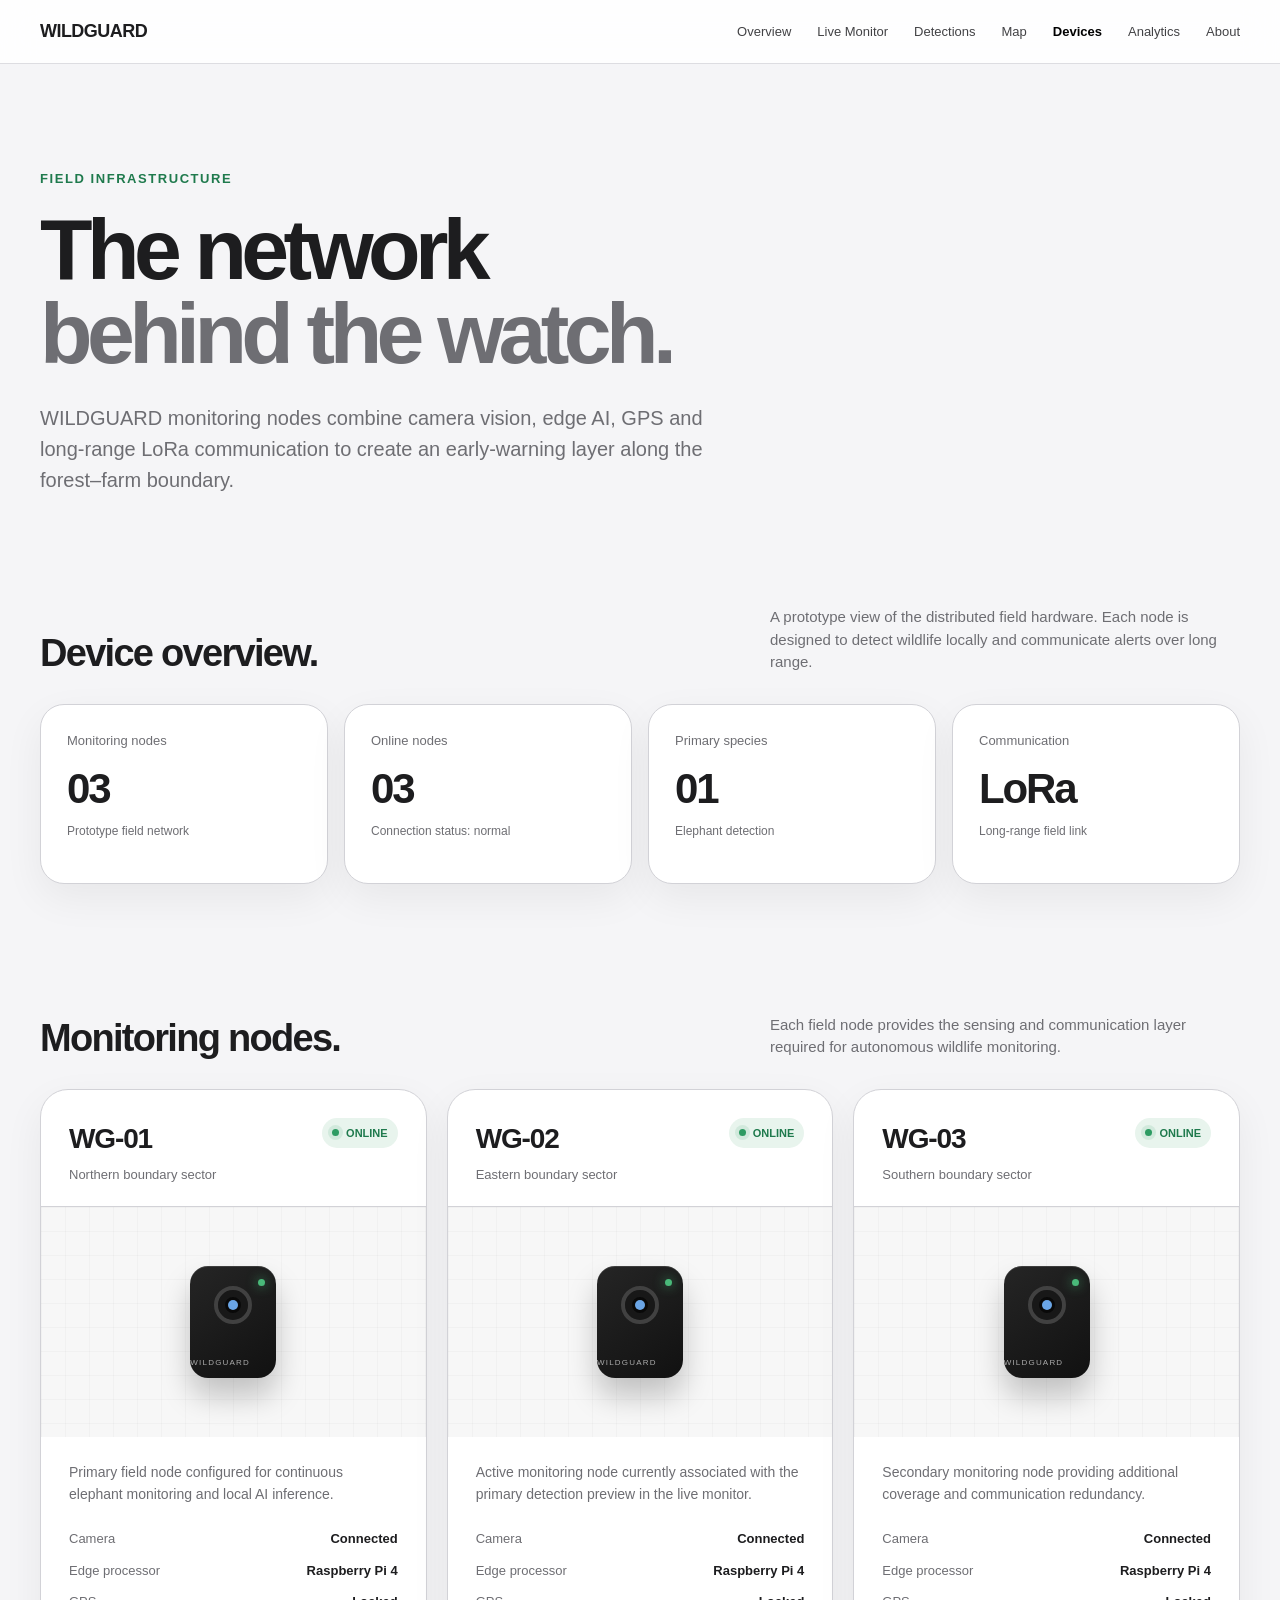
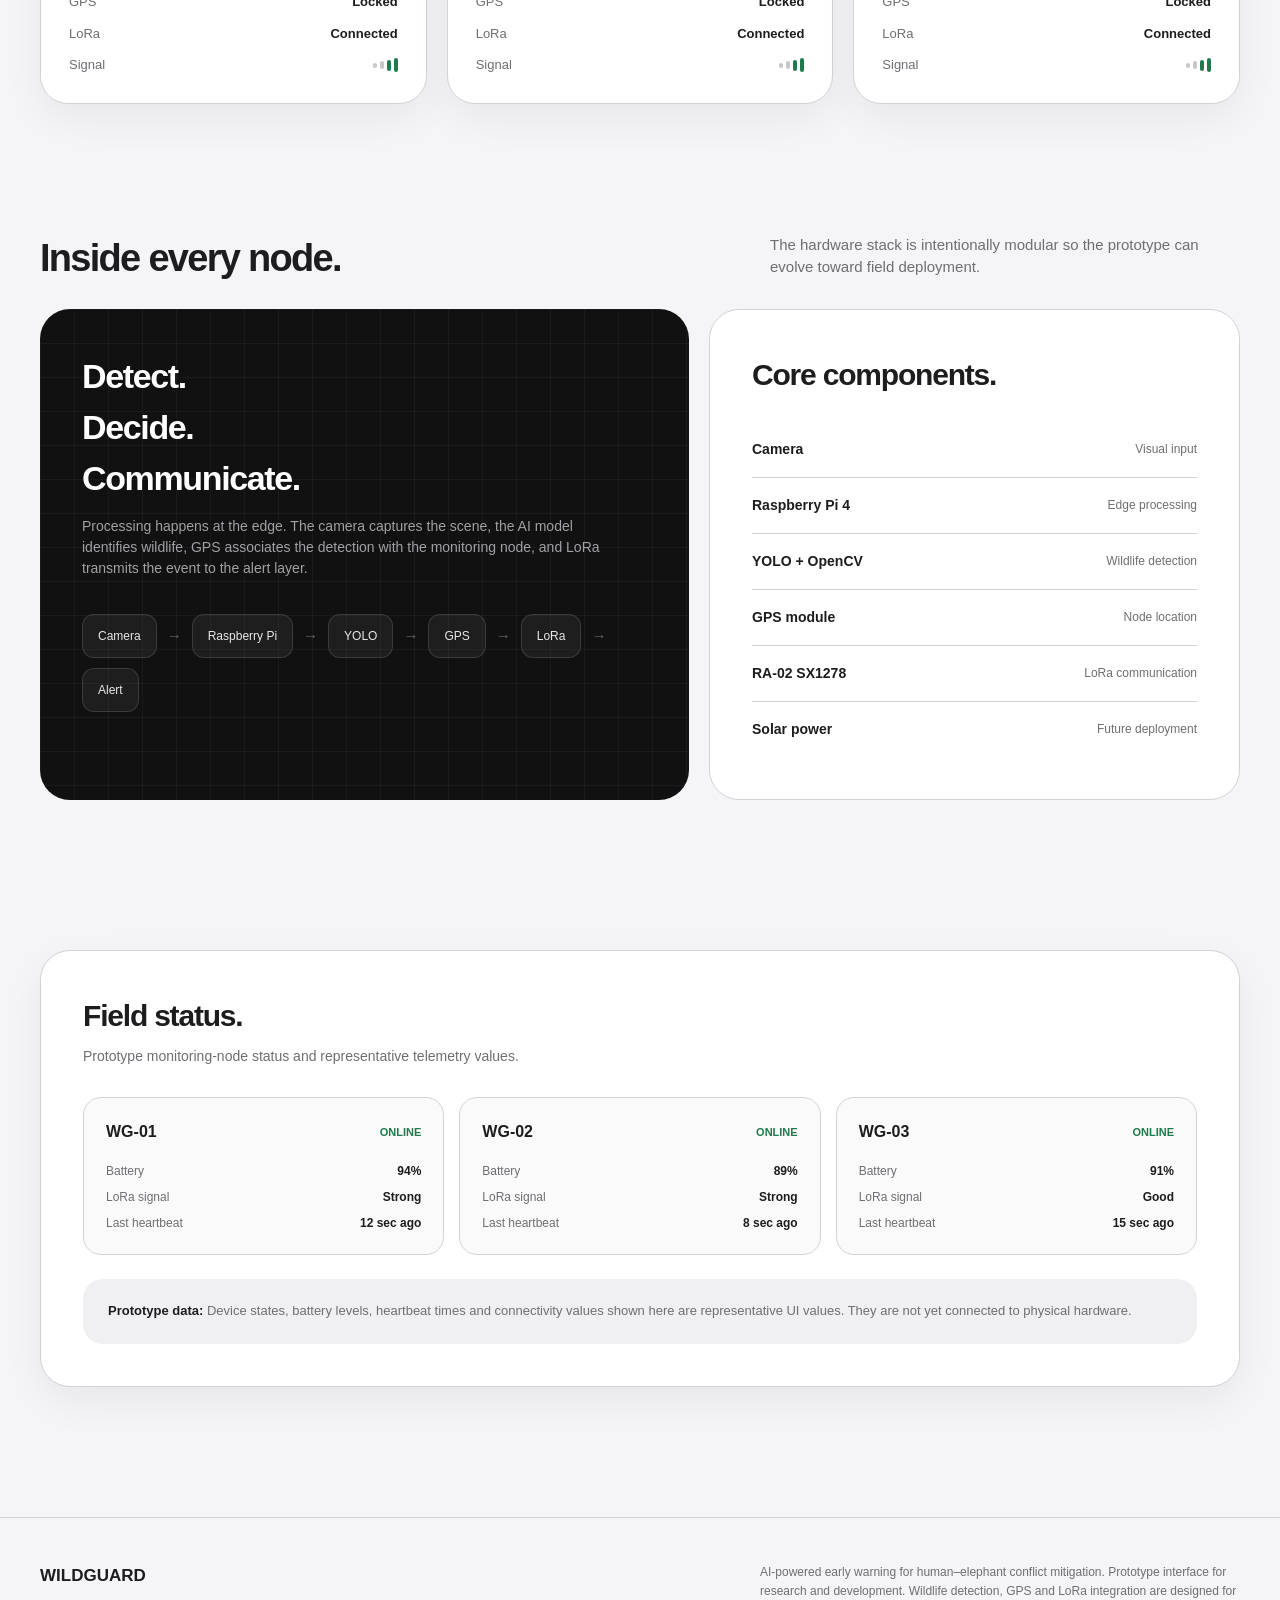
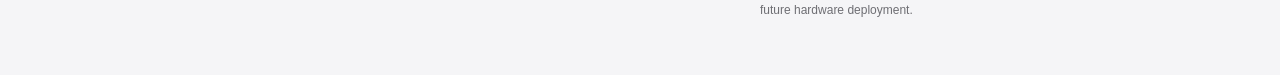
<file: devices.html>
<!DOCTYPE html>
<html lang="en">
<head>
  <meta charset="UTF-8" />
  <meta name="viewport" content="width=device-width, initial-scale=1.0" />

  <title>Devices — WILDGUARD</title>

  <style>
    :root {
      --bg: #f5f5f7;
      --surface: #ffffff;
      --surface-soft: #fafafa;
      --text: #1d1d1f;
      --muted: #6e6e73;
      --line: #d2d2d7;
      --green: #1f7a4d;
      --green-soft: #e8f4ed;
      --blue: #246bce;
      --orange: #b76b19;
      --dark: #111111;
      --radius: 24px;
      --shadow: 0 14px 40px rgba(0, 0, 0, 0.06);
    }

    * {
      margin: 0;
      padding: 0;
      box-sizing: border-box;
    }

    html {
      scroll-behavior: smooth;
    }

    body {
      font-family:
        -apple-system,
        BlinkMacSystemFont,
        "SF Pro Display",
        "SF Pro Text",
        "Helvetica Neue",
        Arial,
        sans-serif;
      background: var(--bg);
      color: var(--text);
      line-height: 1.5;
      overflow-x: hidden;
    }

    a {
      color: inherit;
      text-decoration: none;
    }

    /* =========================
       NAVIGATION
    ========================= */

    .site-header {
      position: sticky;
      top: 0;
      z-index: 1000;
      height: 64px;
      display: flex;
      align-items: center;
      background: rgba(255, 255, 255, 0.88);
      backdrop-filter: blur(18px);
      -webkit-backdrop-filter: blur(18px);
      border-bottom: 1px solid rgba(210, 210, 215, 0.75);
    }

    .nav {
      width: min(1200px, calc(100% - 40px));
      margin: 0 auto;
      display: flex;
      align-items: center;
      justify-content: space-between;
      gap: 28px;
    }

    .brand {
      font-size: 18px;
      font-weight: 700;
      letter-spacing: -0.03em;
      white-space: nowrap;
    }

    .nav-links {
      display: flex;
      align-items: center;
      gap: 26px;
      overflow-x: auto;
      scrollbar-width: none;
    }

    .nav-links::-webkit-scrollbar {
      display: none;
    }

    .nav-links a {
      color: #424245;
      font-size: 13px;
      white-space: nowrap;
      transition: color 0.2s ease;
    }

    .nav-links a:hover {
      color: #000;
    }

    .nav-links a.active {
      color: #000;
      font-weight: 600;
    }

    /* =========================
       HERO
    ========================= */

    .hero {
      width: min(1200px, calc(100% - 40px));
      margin: 0 auto;
      padding: 105px 0 80px;
    }

    .eyebrow {
      margin-bottom: 18px;
      color: var(--green);
      font-size: 13px;
      font-weight: 700;
      letter-spacing: 0.12em;
      text-transform: uppercase;
    }

    .hero h1 {
      max-width: 850px;
      font-size: clamp(48px, 7vw, 86px);
      line-height: 0.98;
      letter-spacing: -0.065em;
      font-weight: 700;
      margin-bottom: 28px;
    }

    .hero h1 span {
      color: var(--muted);
    }

    .hero p {
      max-width: 680px;
      color: var(--muted);
      font-size: 20px;
      line-height: 1.55;
    }

    /* =========================
       OVERVIEW
    ========================= */

    .section {
      width: min(1200px, calc(100% - 40px));
      margin: 0 auto;
      padding: 30px 0 100px;
    }

    .section-header {
      display: flex;
      justify-content: space-between;
      align-items: end;
      gap: 30px;
      margin-bottom: 30px;
    }

    .section-header h2 {
      font-size: 38px;
      letter-spacing: -0.045em;
      line-height: 1.05;
    }

    .section-header p {
      max-width: 470px;
      color: var(--muted);
      font-size: 15px;
    }

    /* =========================
       SUMMARY CARDS
    ========================= */

    .summary-grid {
      display: grid;
      grid-template-columns: repeat(4, 1fr);
      gap: 16px;
    }

    .summary-card {
      min-height: 180px;
      padding: 26px;
      background: var(--surface);
      border: 1px solid var(--line);
      border-radius: var(--radius);
      box-shadow: var(--shadow);
      transition:
        transform 0.25s ease,
        box-shadow 0.25s ease;
    }

    .summary-card:hover {
      transform: translateY(-4px);
      box-shadow: 0 20px 45px rgba(0, 0, 0, 0.09);
    }

    .summary-label {
      color: var(--muted);
      font-size: 13px;
      margin-bottom: 18px;
    }

    .summary-value {
      font-size: 42px;
      font-weight: 700;
      letter-spacing: -0.05em;
      line-height: 1;
    }

    .summary-note {
      margin-top: 12px;
      color: var(--muted);
      font-size: 12px;
    }

    /* =========================
       DEVICE CARDS
    ========================= */

    .devices-grid {
      display: grid;
      grid-template-columns: repeat(3, 1fr);
      gap: 20px;
    }

    .device-card {
      position: relative;
      overflow: hidden;
      background: var(--surface);
      border: 1px solid var(--line);
      border-radius: 28px;
      box-shadow: var(--shadow);
      transition:
        transform 0.3s ease,
        box-shadow 0.3s ease;
    }

    .device-card:hover {
      transform: translateY(-6px);
      box-shadow: 0 22px 50px rgba(0, 0, 0, 0.09);
    }

    .device-top {
      padding: 28px 28px 22px;
      border-bottom: 1px solid var(--line);
    }

    .device-heading {
      display: flex;
      justify-content: space-between;
      align-items: flex-start;
      gap: 15px;
    }

    .device-id {
      font-size: 28px;
      font-weight: 700;
      letter-spacing: -0.04em;
    }

    .device-location {
      margin-top: 5px;
      color: var(--muted);
      font-size: 13px;
    }

    .status {
      display: inline-flex;
      align-items: center;
      gap: 7px;
      padding: 7px 10px;
      border-radius: 999px;
      background: var(--green-soft);
      color: var(--green);
      font-size: 11px;
      font-weight: 700;
      white-space: nowrap;
    }

    .status-dot {
      width: 7px;
      height: 7px;
      border-radius: 50%;
      background: #2d9b62;
      box-shadow: 0 0 0 4px rgba(45, 155, 98, 0.12);
    }

    .device-visual {
      height: 230px;
      position: relative;
      display: flex;
      align-items: center;
      justify-content: center;
      background:
        linear-gradient(
          rgba(0, 0, 0, 0.025) 1px,
          transparent 1px
        ),
        linear-gradient(
          90deg,
          rgba(0, 0, 0, 0.025) 1px,
          transparent 1px
        ),
        #f7f7f7;
      background-size: 24px 24px;
    }

    .node {
      width: 130px;
      height: 150px;
      position: relative;
      display: flex;
      flex-direction: column;
      align-items: center;
      justify-content: center;
    }

    .node-body {
      width: 86px;
      height: 112px;
      border-radius: 18px;
      background: linear-gradient(145deg, #252525, #111111);
      box-shadow:
        0 18px 30px rgba(0, 0, 0, 0.22),
        inset 0 1px rgba(255, 255, 255, 0.12);
      position: relative;
    }

    .node-camera {
      position: absolute;
      top: 20px;
      left: 50%;
      transform: translateX(-50%);
      width: 38px;
      height: 38px;
      border-radius: 50%;
      background: #090909;
      border: 4px solid #414141;
      box-shadow: inset 0 0 0 7px #181818;
    }

    .node-camera::after {
      content: "";
      position: absolute;
      width: 10px;
      height: 10px;
      border-radius: 50%;
      background: #75b7ff;
      top: 10px;
      left: 10px;
      opacity: 0.9;
    }

    .node-light {
      position: absolute;
      right: 11px;
      top: 13px;
      width: 7px;
      height: 7px;
      border-radius: 50%;
      background: #49b979;
      box-shadow: 0 0 12px rgba(73, 185, 121, 0.9);
    }

    .node-label {
      position: absolute;
      bottom: 9px;
      color: #aaa;
      font-size: 8px;
      letter-spacing: 0.15em;
    }

    .device-body {
      padding: 25px 28px 28px;
    }

    .device-description {
      color: var(--muted);
      font-size: 14px;
      line-height: 1.55;
      margin-bottom: 24px;
    }

    .device-specs {
      display: grid;
      gap: 12px;
    }

    .spec {
      display: flex;
      justify-content: space-between;
      align-items: center;
      gap: 15px;
      font-size: 13px;
    }

    .spec-label {
      color: var(--muted);
    }

    .spec-value {
      font-weight: 600;
      text-align: right;
    }

    .signal {
      display: inline-flex;
      align-items: center;
      gap: 3px;
    }

    .signal span {
      width: 4px;
      border-radius: 2px;
      background: #c8c8c8;
    }

    .signal span:nth-child(1) {
      height: 5px;
    }

    .signal span:nth-child(2) {
      height: 8px;
    }

    .signal span:nth-child(3) {
      height: 11px;
      background: var(--green);
    }

    .signal span:nth-child(4) {
      height: 14px;
      background: var(--green);
    }

    /* =========================
       ARCHITECTURE
    ========================= */

    .architecture {
      margin-top: 20px;
      display: grid;
      grid-template-columns: 1.1fr 0.9fr;
      gap: 20px;
    }

    .architecture-card {
      background: var(--dark);
      color: #fff;
      border-radius: 30px;
      padding: 42px;
      min-height: 410px;
      overflow: hidden;
      position: relative;
    }

    .architecture-card::before {
      content: "";
      position: absolute;
      inset: 0;
      background:
        linear-gradient(
          rgba(255, 255, 255, 0.04) 1px,
          transparent 1px
        ),
        linear-gradient(
          90deg,
          rgba(255, 255, 255, 0.04) 1px,
          transparent 1px
        );
      background-size: 34px 34px;
      pointer-events: none;
    }

    .architecture-content {
      position: relative;
      z-index: 1;
    }

    .architecture-card h3 {
      font-size: 34px;
      letter-spacing: -0.04em;
      margin-bottom: 12px;
    }

    .architecture-card > .architecture-content > p {
      color: #a1a1a6;
      max-width: 540px;
      font-size: 14px;
      margin-bottom: 35px;
    }

    .pipeline {
      display: flex;
      align-items: center;
      flex-wrap: wrap;
      gap: 10px;
    }

    .pipeline-item {
      padding: 12px 15px;
      border: 1px solid rgba(255, 255, 255, 0.13);
      border-radius: 12px;
      background: rgba(255, 255, 255, 0.055);
      color: #e8e8e8;
      font-size: 12px;
    }

    .pipeline-arrow {
      color: #666;
      font-size: 15px;
    }

    .components-card {
      background: var(--surface);
      border: 1px solid var(--line);
      border-radius: 30px;
      padding: 42px;
    }

    .components-card h3 {
      font-size: 30px;
      letter-spacing: -0.04em;
      margin-bottom: 25px;
    }

    .component-list {
      display: grid;
      gap: 0;
    }

    .component {
      display: flex;
      align-items: center;
      justify-content: space-between;
      gap: 20px;
      padding: 17px 0;
      border-bottom: 1px solid var(--line);
    }

    .component:last-child {
      border-bottom: 0;
    }

    .component-name {
      font-size: 14px;
      font-weight: 600;
    }

    .component-role {
      color: var(--muted);
      font-size: 12px;
      text-align: right;
    }

    /* =========================
       FIELD STATUS
    ========================= */

    .field-section {
      margin-top: 20px;
      padding: 42px;
      background: var(--surface);
      border: 1px solid var(--line);
      border-radius: 30px;
      box-shadow: var(--shadow);
    }

    .field-section h3 {
      font-size: 30px;
      letter-spacing: -0.04em;
      margin-bottom: 8px;
    }

    .field-section > p {
      color: var(--muted);
      font-size: 14px;
      margin-bottom: 30px;
    }

    .field-grid {
      display: grid;
      grid-template-columns: repeat(3, 1fr);
      gap: 15px;
    }

    .field-item {
      padding: 22px;
      background: var(--surface-soft);
      border: 1px solid var(--line);
      border-radius: 18px;
    }

    .field-item-top {
      display: flex;
      justify-content: space-between;
      align-items: center;
      gap: 15px;
      margin-bottom: 18px;
    }

    .field-name {
      font-size: 16px;
      font-weight: 700;
    }

    .field-status {
      color: var(--green);
      font-size: 11px;
      font-weight: 700;
    }

    .field-meta {
      display: grid;
      gap: 8px;
    }

    .field-meta-row {
      display: flex;
      justify-content: space-between;
      gap: 15px;
      color: var(--muted);
      font-size: 12px;
    }

    .field-meta-row strong {
      color: var(--text);
      font-weight: 600;
    }

    /* =========================
       PROTOTYPE NOTE
    ========================= */

    .prototype-note {
      margin-top: 24px;
      padding: 22px 25px;
      border-radius: 20px;
      background: #f0f0f2;
      color: var(--muted);
      font-size: 13px;
      line-height: 1.6;
    }

    .prototype-note strong {
      color: var(--text);
    }

    /* =========================
       FOOTER
    ========================= */

    footer {
      margin-top: 30px;
      border-top: 1px solid var(--line);
      background: #f5f5f7;
    }

    .footer-inner {
      width: min(1200px, calc(100% - 40px));
      margin: 0 auto;
      padding: 45px 0 55px;
      display: flex;
      justify-content: space-between;
      align-items: flex-start;
      gap: 30px;
    }

    .footer-brand {
      font-weight: 700;
      font-size: 17px;
    }

    .footer-copy {
      max-width: 480px;
      color: var(--muted);
      font-size: 12px;
      line-height: 1.6;
    }

    /* =========================
       RESPONSIVE
    ========================= */

    @media (max-width: 1000px) {
      .summary-grid {
        grid-template-columns: repeat(2, 1fr);
      }

      .devices-grid {
        grid-template-columns: 1fr;
      }

      .device-card {
        display: grid;
        grid-template-columns: 0.9fr 1.1fr;
      }

      .device-top {
        grid-column: 1 / -1;
      }

      .device-visual {
        height: 100%;
        min-height: 260px;
      }

      .device-body {
        display: flex;
        flex-direction: column;
        justify-content: center;
      }

      .architecture {
        grid-template-columns: 1fr;
      }

      .field-grid {
        grid-template-columns: 1fr;
      }
    }

    @media (max-width: 720px) {
      .site-header {
        height: 58px;
      }

      .nav {
        width: calc(100% - 28px);
        gap: 15px;
      }

      .brand {
        font-size: 16px;
      }

      .nav-links {
        gap: 18px;
      }

      .hero {
        width: calc(100% - 28px);
        padding: 75px 0 55px;
      }

      .hero h1 {
        font-size: clamp(44px, 15vw, 65px);
      }

      .hero p {
        font-size: 17px;
      }

      .section {
        width: calc(100% - 28px);
        padding-bottom: 70px;
      }

      .section-header {
        display: block;
      }

      .section-header h2 {
        margin-bottom: 15px;
        font-size: 32px;
      }

      .summary-grid {
        grid-template-columns: 1fr 1fr;
      }

      .summary-card {
        min-height: 155px;
        padding: 20px;
      }

      .summary-value {
        font-size: 34px;
      }

      .device-card {
        display: block;
      }

      .device-visual {
        height: 220px;
      }

      .architecture-card,
      .components-card,
      .field-section {
        padding: 28px;
        border-radius: 24px;
      }

      .architecture-card h3,
      .components-card h3,
      .field-section h3 {
        font-size: 27px;
      }

      .pipeline {
        display: grid;
        grid-template-columns: 1fr;
      }

      .pipeline-arrow {
        display: none;
      }

      .footer-inner {
        width: calc(100% - 28px);
        flex-direction: column;
      }
    }

    @media (max-width: 450px) {
      .summary-grid {
        grid-template-columns: 1fr;
      }

      .summary-card {
        min-height: auto;
      }

      .device-top,
      .device-body {
        padding-left: 22px;
        padding-right: 22px;
      }

      .device-id {
        font-size: 24px;
      }
    }
  </style>
</head>

<body>

  <!-- =========================
       NAVIGATION
  ========================= -->

  <header class="site-header">
    <nav class="nav">

      <a href="index.html" class="brand">WILDGUARD</a>

      <div class="nav-links">
        <a href="index.html">Overview</a>
        <a href="monitor.html">Live Monitor</a>
        <a href="detections.html">Detections</a>
        <a href="map.html">Map</a>
        <a href="devices.html" class="active">Devices</a>
        <a href="analytics.html">Analytics</a>
        <a href="about.html">About</a>
      </div>

    </nav>
  </header>


  <!-- =========================
       HERO
  ========================= -->

  <main>

    <section class="hero">

      <div class="eyebrow">
        Field Infrastructure
      </div>

      <h1>
        The network<br />
        <span>behind the watch.</span>
      </h1>

      <p>
        WILDGUARD monitoring nodes combine camera vision,
        edge AI, GPS and long-range LoRa communication to
        create an early-warning layer along the forest–farm boundary.
      </p>

    </section>


    <!-- =========================
         SUMMARY
    ========================= -->

    <section class="section">

      <div class="section-header">

        <div>
          <h2>Device overview.</h2>
        </div>

        <p>
          A prototype view of the distributed field hardware.
          Each node is designed to detect wildlife locally and
          communicate alerts over long range.
        </p>

      </div>


      <div class="summary-grid">

        <div class="summary-card">
          <div class="summary-label">Monitoring nodes</div>
          <div class="summary-value">03</div>
          <div class="summary-note">Prototype field network</div>
        </div>

        <div class="summary-card">
          <div class="summary-label">Online nodes</div>
          <div class="summary-value">03</div>
          <div class="summary-note">Connection status: normal</div>
        </div>

        <div class="summary-card">
          <div class="summary-label">Primary species</div>
          <div class="summary-value">01</div>
          <div class="summary-note">Elephant detection</div>
        </div>

        <div class="summary-card">
          <div class="summary-label">Communication</div>
          <div class="summary-value">LoRa</div>
          <div class="summary-note">Long-range field link</div>
        </div>

      </div>

    </section>


    <!-- =========================
         DEVICES
    ========================= -->

    <section class="section">

      <div class="section-header">

        <div>
          <h2>Monitoring nodes.</h2>
        </div>

        <p>
          Each field node provides the sensing and communication
          layer required for autonomous wildlife monitoring.
        </p>

      </div>


      <div class="devices-grid">


        <!-- WG-01 -->

        <article class="device-card">

          <div class="device-top">

            <div class="device-heading">

              <div>
                <div class="device-id">WG-01</div>
                <div class="device-location">
                  Northern boundary sector
                </div>
              </div>

              <div class="status">
                <span class="status-dot"></span>
                ONLINE
              </div>

            </div>

          </div>


          <div class="device-visual">

            <div class="node">

              <div class="node-body">

                <div class="node-camera"></div>

                <div class="node-light"></div>

                <div class="node-label">
                  WILDGUARD
                </div>

              </div>

            </div>

          </div>


          <div class="device-body">

            <p class="device-description">
              Primary field node configured for continuous
              elephant monitoring and local AI inference.
            </p>

            <div class="device-specs">

              <div class="spec">
                <span class="spec-label">Camera</span>
                <span class="spec-value">Connected</span>
              </div>

              <div class="spec">
                <span class="spec-label">Edge processor</span>
                <span class="spec-value">Raspberry Pi 4</span>
              </div>

              <div class="spec">
                <span class="spec-label">GPS</span>
                <span class="spec-value">Locked</span>
              </div>

              <div class="spec">
                <span class="spec-label">LoRa</span>
                <span class="spec-value">Connected</span>
              </div>

              <div class="spec">
                <span class="spec-label">Signal</span>
                <span class="signal">
                  <span></span>
                  <span></span>
                  <span></span>
                  <span></span>
                </span>
              </div>

            </div>

          </div>

        </article>


        <!-- WG-02 -->

        <article class="device-card">

          <div class="device-top">

            <div class="device-heading">

              <div>
                <div class="device-id">WG-02</div>
                <div class="device-location">
                  Eastern boundary sector
                </div>
              </div>

              <div class="status">
                <span class="status-dot"></span>
                ONLINE
              </div>

            </div>

          </div>


          <div class="device-visual">

            <div class="node">

              <div class="node-body">

                <div class="node-camera"></div>

                <div class="node-light"></div>

                <div class="node-label">
                  WILDGUARD
                </div>

              </div>

            </div>

          </div>


          <div class="device-body">

            <p class="device-description">
              Active monitoring node currently associated with
              the primary detection preview in the live monitor.
            </p>

            <div class="device-specs">

              <div class="spec">
                <span class="spec-label">Camera</span>
                <span class="spec-value">Connected</span>
              </div>

              <div class="spec">
                <span class="spec-label">Edge processor</span>
                <span class="spec-value">Raspberry Pi 4</span>
              </div>

              <div class="spec">
                <span class="spec-label">GPS</span>
                <span class="spec-value">Locked</span>
              </div>

              <div class="spec">
                <span class="spec-label">LoRa</span>
                <span class="spec-value">Connected</span>
              </div>

              <div class="spec">
                <span class="spec-label">Signal</span>
                <span class="signal">
                  <span></span>
                  <span></span>
                  <span></span>
                  <span></span>
                </span>
              </div>

            </div>

          </div>

        </article>


        <!-- WG-03 -->

        <article class="device-card">

          <div class="device-top">

            <div class="device-heading">

              <div>
                <div class="device-id">WG-03</div>
                <div class="device-location">
                  Southern boundary sector
                </div>
              </div>

              <div class="status">
                <span class="status-dot"></span>
                ONLINE
              </div>

            </div>

          </div>


          <div class="device-visual">

            <div class="node">

              <div class="node-body">

                <div class="node-camera"></div>

                <div class="node-light"></div>

                <div class="node-label">
                  WILDGUARD
                </div>

              </div>

            </div>

          </div>


          <div class="device-body">

            <p class="device-description">
              Secondary monitoring node providing additional
              coverage and communication redundancy.
            </p>

            <div class="device-specs">

              <div class="spec">
                <span class="spec-label">Camera</span>
                <span class="spec-value">Connected</span>
              </div>

              <div class="spec">
                <span class="spec-label">Edge processor</span>
                <span class="spec-value">Raspberry Pi 4</span>
              </div>

              <div class="spec">
                <span class="spec-label">GPS</span>
                <span class="spec-value">Locked</span>
              </div>

              <div class="spec">
                <span class="spec-label">LoRa</span>
                <span class="spec-value">Connected</span>
              </div>

              <div class="spec">
                <span class="spec-label">Signal</span>
                <span class="signal">
                  <span></span>
                  <span></span>
                  <span></span>
                  <span></span>
                </span>
              </div>

            </div>

          </div>

        </article>

      </div>

    </section>


    <!-- =========================
         ARCHITECTURE
    ========================= -->

    <section class="section">

      <div class="section-header">

        <div>
          <h2>Inside every node.</h2>
        </div>

        <p>
          The hardware stack is intentionally modular so the
          prototype can evolve toward field deployment.
        </p>

      </div>


      <div class="architecture">


        <div class="architecture-card">

          <div class="architecture-content">

            <h3>
              Detect.<br />
              Decide.<br />
              Communicate.
            </h3>

            <p>
              Processing happens at the edge. The camera captures
              the scene, the AI model identifies wildlife, GPS
              associates the detection with the monitoring node,
              and LoRa transmits the event to the alert layer.
            </p>


            <div class="pipeline">

              <div class="pipeline-item">
                Camera
              </div>

              <div class="pipeline-arrow">
                →
              </div>

              <div class="pipeline-item">
                Raspberry Pi
              </div>

              <div class="pipeline-arrow">
                →
              </div>

              <div class="pipeline-item">
                YOLO
              </div>

              <div class="pipeline-arrow">
                →
              </div>

              <div class="pipeline-item">
                GPS
              </div>

              <div class="pipeline-arrow">
                →
              </div>

              <div class="pipeline-item">
                LoRa
              </div>

              <div class="pipeline-arrow">
                →
              </div>

              <div class="pipeline-item">
                Alert
              </div>

            </div>

          </div>

        </div>


        <div class="components-card">

          <h3>Core components.</h3>

          <div class="component-list">

            <div class="component">

              <div class="component-name">
                Camera
              </div>

              <div class="component-role">
                Visual input
              </div>

            </div>

            <div class="component">

              <div class="component-name">
                Raspberry Pi 4
              </div>

              <div class="component-role">
                Edge processing
              </div>

            </div>

            <div class="component">

              <div class="component-name">
                YOLO + OpenCV
              </div>

              <div class="component-role">
                Wildlife detection
              </div>

            </div>

            <div class="component">

              <div class="component-name">
                GPS module
              </div>

              <div class="component-role">
                Node location
              </div>

            </div>

            <div class="component">

              <div class="component-name">
                RA-02 SX1278
              </div>

              <div class="component-role">
                LoRa communication
              </div>

            </div>

            <div class="component">

              <div class="component-name">
                Solar power
              </div>

              <div class="component-role">
                Future deployment
              </div>

            </div>

          </div>

        </div>

      </div>

    </section>


    <!-- =========================
         FIELD STATUS
    ========================= -->

    <section class="section">

      <div class="field-section">

        <h3>
          Field status.
        </h3>

        <p>
          Prototype monitoring-node status and representative
          telemetry values.
        </p>


        <div class="field-grid">


          <div class="field-item">

            <div class="field-item-top">

              <div class="field-name">
                WG-01
              </div>

              <div class="field-status">
                ONLINE
              </div>

            </div>

            <div class="field-meta">

              <div class="field-meta-row">
                <span>Battery</span>
                <strong>94%</strong>
              </div>

              <div class="field-meta-row">
                <span>LoRa signal</span>
                <strong>Strong</strong>
              </div>

              <div class="field-meta-row">
                <span>Last heartbeat</span>
                <strong>12 sec ago</strong>
              </div>

            </div>

          </div>


          <div class="field-item">

            <div class="field-item-top">

              <div class="field-name">
                WG-02
              </div>

              <div class="field-status">
                ONLINE
              </div>

            </div>

            <div class="field-meta">

              <div class="field-meta-row">
                <span>Battery</span>
                <strong>89%</strong>
              </div>

              <div class="field-meta-row">
                <span>LoRa signal</span>
                <strong>Strong</strong>
              </div>

              <div class="field-meta-row">
                <span>Last heartbeat</span>
                <strong>8 sec ago</strong>
              </div>

            </div>

          </div>


          <div class="field-item">

            <div class="field-item-top">

              <div class="field-name">
                WG-03
              </div>

              <div class="field-status">
                ONLINE
              </div>

            </div>

            <div class="field-meta">

              <div class="field-meta-row">
                <span>Battery</span>
                <strong>91%</strong>
              </div>

              <div class="field-meta-row">
                <span>LoRa signal</span>
                <strong>Good</strong>
              </div>

              <div class="field-meta-row">
                <span>Last heartbeat</span>
                <strong>15 sec ago</strong>
              </div>

            </div>

          </div>


        </div>


        <div class="prototype-note">
          <strong>Prototype data:</strong>
          Device states, battery levels, heartbeat times and
          connectivity values shown here are representative UI
          values. They are not yet connected to physical hardware.
        </div>

      </div>

    </section>

  </main>


  <!-- =========================
       FOOTER
  ========================= -->

  <footer>

    <div class="footer-inner">

      <div class="footer-brand">
        WILDGUARD
      </div>

      <div class="footer-copy">
        AI-powered early warning for human–elephant conflict
        mitigation. Prototype interface for research and
        development. Wildlife detection, GPS and LoRa
        integration are designed for future hardware deployment.
      </div>

    </div>

  </footer>

</body>
</html>
</file>
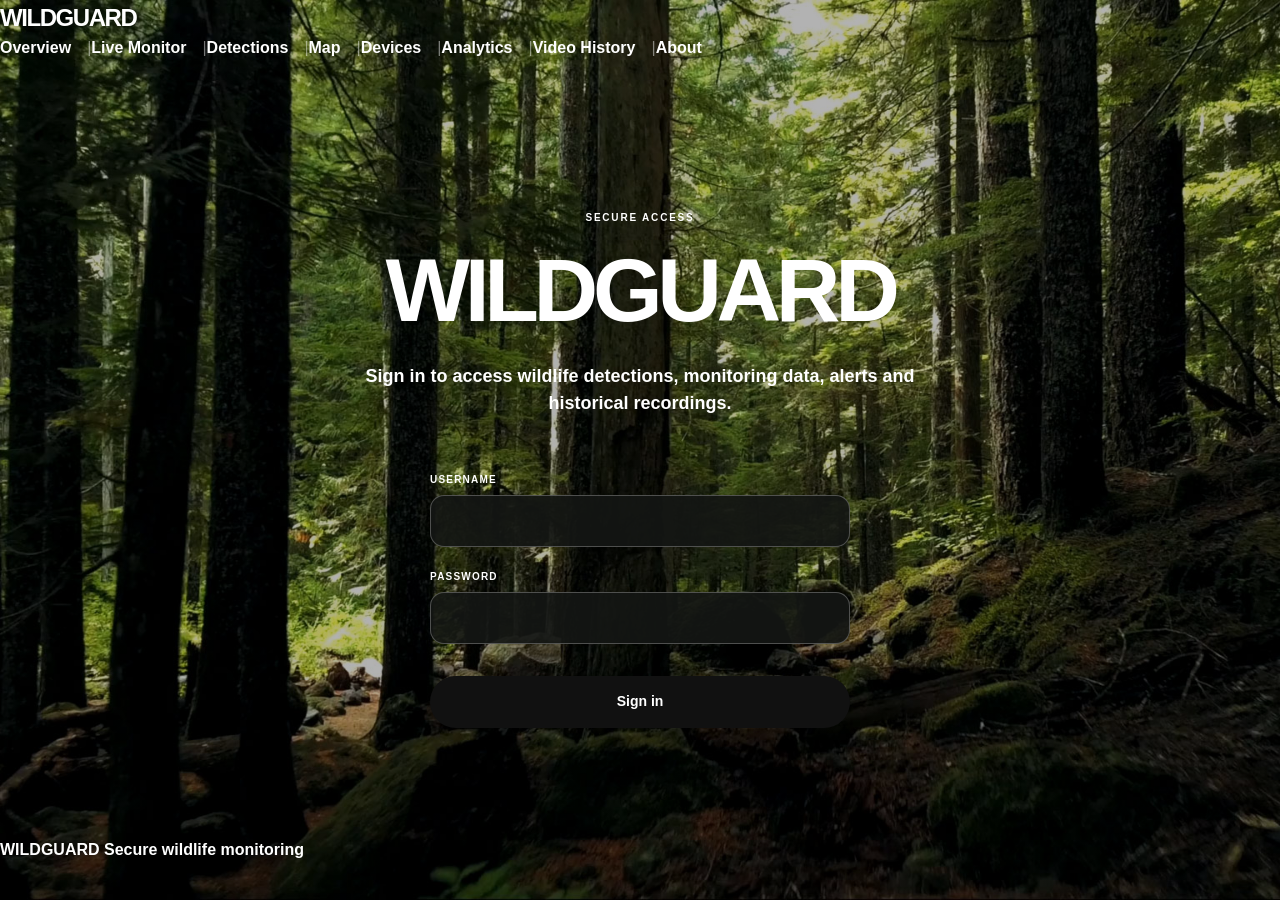
<file: login.html>
<!DOCTYPE html>
<html lang="en">
<head>
    <meta charset="UTF-8">
    <meta name="viewport" content="width=device-width, initial-scale=1.0">

    <title>Login — WILDGUARD</title>

    <meta
        name="description"
        content="Secure WILDGUARD monitoring access"
    >

    <link rel="stylesheet" href="css/style.css">
</head>

<body>

<header id="header" class="site-header">

    <div class="nav-wrap">

        <a href="index.html" class="brand">
            WILDGUARD
        </a>

        <button
            id="menuBtn"
            class="menu-btn"
            type="button"
            aria-label="Open navigation"
        >
            Menu
        </button>

        <nav id="menu" class="nav-menu">

            <a href="index.html">Overview</a>

            <a href="monitor.html">Live Monitor</a>

            <a href="detections.html">Detections</a>

            <a href="map.html">Map</a>

            <a href="devices.html">Devices</a>

            <a href="analytics.html">Analytics</a>

            <a href="video-history.html">
                Video History
            </a>

            <a href="about.html">About</a>

        </nav>

    </div>

</header>


<main>

    <section class="hero login-section">

        <div class="hero-inner reveal">

            <p class="eyebrow">
                SECURE ACCESS
            </p>

            <h1>
                WILDGUARD
            </h1>

            <p class="hero-copy">
                Sign in to access wildlife detections,
                monitoring data, alerts and historical recordings.
            </p>


            <form id="loginForm" class="login-form">

                <div class="form-field">

                    <label for="username">
                        Username
                    </label>

                    <input
                        type="text"
                        id="username"
                        name="username"
                        autocomplete="username"
                        required
                    >

                </div>


                <div class="form-field">

                    <label for="password">
                        Password
                    </label>

                    <input
                        type="password"
                        id="password"
                        name="password"
                        autocomplete="current-password"
                        required
                    >

                </div>


                <button
                    type="submit"
                    class="login-button"
                >
                    Sign in
                </button>


                <p
                    id="loginMessage"
                    class="login-message"
                    aria-live="polite"
                ></p>

            </form>

        </div>

    </section>

</main>


<footer class="site-footer">

    <div class="footer-inner">

        <span>
            WILDGUARD
        </span>

        <span>
            Secure wildlife monitoring
        </span>

    </div>

</footer>


<script src="js/app.js"></script>
<script src="js/login.js"></script>

</body>
</html>
</file>
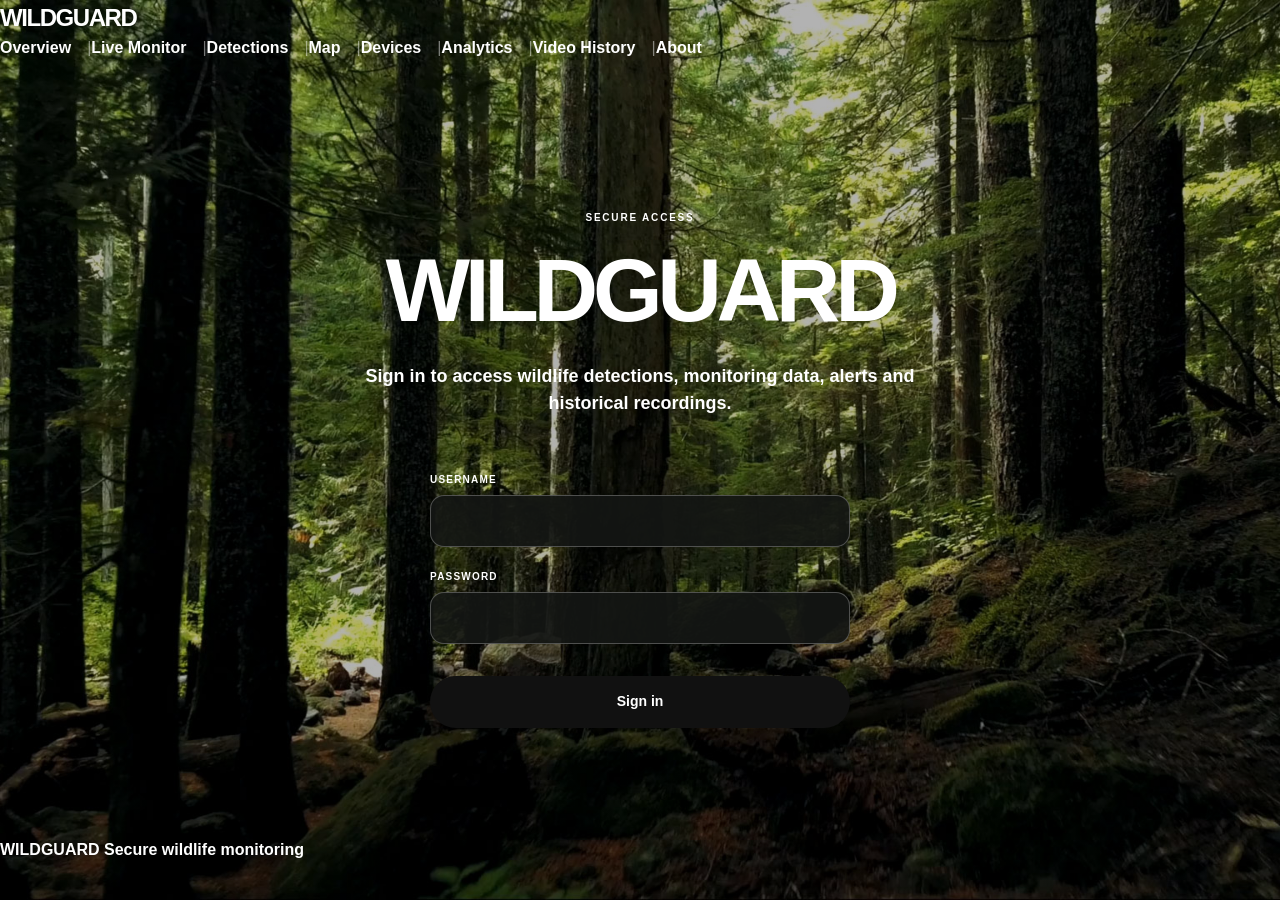
<file: monitor.html>
<!DOCTYPE html>
<html lang="en">
<head>
  <meta charset="UTF-8">
  <meta name="viewport" content="width=device-width, initial-scale=1.0">

  <meta
    name="description"
    content="WILDGUARD live wildlife monitoring and AI detection system."
  >

  <title>Live Monitor — WILDGUARD</title>

  <link rel="preconnect" href="https://fonts.googleapis.com">
  <link rel="preconnect" href="https://fonts.gstatic.com" crossorigin>

  <link
    href="https://fonts.googleapis.com/css2?family=Inter:wght@400;500;600;700;800&display=swap"
    rel="stylesheet"
  >

  <!-- Existing WILDGUARD global styles -->
  <link rel="stylesheet" href="css/style.css">

  <style>
    /* =========================================================
       WILDGUARD — LIVE MONITOR
       Prototype interface
       ========================================================= */

    .monitor-page {
      min-height: 100vh;
      background: #f6f6f4;
      padding-top: 64px;
    }

    /* ---------- HERO ---------- */

    .monitor-hero {
      padding: 80px 0 45px;
    }

    .monitor-top {
      display: flex;
      justify-content: space-between;
      align-items: flex-end;
      gap: 30px;
    }

    .monitor-title {
      margin: 0;
      font-size: clamp(48px, 7vw, 82px);
      line-height: 0.95;
      letter-spacing: -0.065em;
    }

    .live-status {
      display: flex;
      align-items: center;
      gap: 10px;
      padding-bottom: 8px;

      font-size: 10px;
      font-weight: 700;
      letter-spacing: 0.13em;
    }

    .live-dot {
      width: 8px;
      height: 8px;
      border-radius: 50%;
      background: #4b9b67;
      box-shadow: 0 0 0 5px rgba(75, 155, 103, 0.12);
    }

    /* ---------- MAIN LAYOUT ---------- */

    .monitor-layout {
      display: grid;
      grid-template-columns: minmax(0, 1fr) 330px;
      gap: 18px;

      padding-bottom: 100px;
    }

    /* ---------- CAMERA ---------- */

    .camera-panel {
      position: relative;

      min-height: 650px;

      overflow: hidden;

      background: #151614;
      border-radius: 28px;
    }

    .camera-header {
      position: absolute;
      z-index: 5;

      top: 22px;
      left: 24px;
      right: 24px;

      display: flex;
      justify-content: space-between;

      color: #aaa;

      font-size: 9px;
      letter-spacing: 0.14em;
    }

    .camera-feed {
      position: absolute;
      inset: 0;

      overflow: hidden;

      background:
        radial-gradient(
          circle at 50% 48%,
          #77776f 0,
          #42433e 24%,
          #242522 56%,
          #151614 100%
        );
    }

    /* Technical grid */

    .camera-grid {
      position: absolute;
      inset: 0;

      background-image:
        linear-gradient(
          rgba(255, 255, 255, 0.035) 1px,
          transparent 1px
        ),
        linear-gradient(
          90deg,
          rgba(255, 255, 255, 0.035) 1px,
          transparent 1px
        );

      background-size: 55px 55px;
    }

    /* ---------- ELEPHANT VISUAL ---------- */

    .camera-elephant {
      position: absolute;

      width: 330px;
      height: 175px;

      left: 50%;
      top: 50%;

      transform: translate(-50%, -45%);

      background: #10110f;

      border-radius: 48% 52% 43% 42%;

      filter: drop-shadow(
        0 25px 30px rgba(0, 0, 0, 0.35)
      );
    }

    .camera-elephant::before {
      content: "";

      position: absolute;

      width: 100px;
      height: 110px;

      left: -45px;
      top: 5px;

      background: #10110f;

      border-radius: 48% 45% 45% 52%;
    }

    .camera-elephant::after {
      content: "";

      position: absolute;

      width: 80px;
      height: 22px;

      left: -85px;
      top: 95px;

      background: #10110f;

      border-radius: 0 0 30px 30px;

      transform: rotate(20deg);
    }

    /* ---------- AI DETECTION BOX ---------- */

    .ai-box {
      position: absolute;

      width: 330px;
      height: 260px;

      left: calc(50% - 200px);
      top: calc(50% - 145px);

      border: 1px solid #d7d2a5;
    }

    .ai-label {
      position: absolute;

      top: -27px;
      left: -1px;

      padding: 6px 10px;

      background: #d7d2a5;
      color: #141513;

      font-size: 9px;
      font-weight: 800;

      letter-spacing: 0.08em;
    }

    /* ---------- SCAN LINE ---------- */

    .camera-scan {
      position: absolute;

      left: 0;
      right: 0;

      height: 1px;
      top: 50%;

      background:
        linear-gradient(
          90deg,
          transparent,
          rgba(215, 210, 165, 0.7),
          transparent
        );

      animation: monitorScan 4s ease-in-out infinite;
    }

    @keyframes monitorScan {

      0%,
      100% {
        transform: translateY(-250px);
        opacity: 0;
      }

      25%,
      75% {
        opacity: 1;
      }

      90% {
        transform: translateY(250px);
        opacity: 0;
      }
    }

    /* ---------- CAMERA FOOTER ---------- */

    .camera-footer {
      position: absolute;
      z-index: 5;

      left: 24px;
      right: 24px;
      bottom: 20px;

      display: flex;
      justify-content: space-between;

      color: #999;

      font-size: 8px;
      letter-spacing: 0.13em;
    }

    /* ---------- SIDE PANEL ---------- */

    .side-panel {
      display: flex;
      flex-direction: column;
      gap: 18px;
    }

    .info-card {
      padding: 27px;

      background: #fff;

      border: 1px solid #e3e3df;
      border-radius: 25px;
    }

    .info-label {
      display: block;

      margin-bottom: 10px;

      color: #999;

      font-size: 8px;
      letter-spacing: 0.15em;
    }

    .info-value {
      font-size: 25px;
      font-weight: 600;

      letter-spacing: -0.035em;
    }

    .info-sub {
      margin-top: 5px;

      color: #777;

      font-size: 10px;
    }

    /* ---------- CONFIDENCE ---------- */

    .confidence {
      display: flex;
      justify-content: space-between;
      align-items: center;
    }

    .confidence-value {
      font-size: 40px;
      font-weight: 700;

      letter-spacing: -0.06em;
    }

    .confidence-bar {
      height: 5px;

      margin-top: 18px;

      overflow: hidden;

      background: #e7e7e2;

      border-radius: 10px;
    }

    .confidence-fill {
      width: 94%;
      height: 100%;

      background: #171817;

      border-radius: inherit;
    }

    /* ---------- STATUS ---------- */

    .status-row {
      display: flex;
      justify-content: space-between;
      align-items: center;

      padding: 12px 0;

      border-bottom: 1px solid #e9e9e5;

      font-size: 11px;
    }

    .status-row:last-child {
      padding-bottom: 0;

      border-bottom: 0;
    }

    .status-ok {
      display: flex;
      align-items: center;
      gap: 7px;

      font-weight: 600;
    }

    .status-ok::before {
      content: "";

      width: 6px;
      height: 6px;

      border-radius: 50%;

      background: #4b9b67;
    }

    /* ---------- ALERT ---------- */

    .alert-card {
      padding: 27px;

      color: #fff;

      background: #111;

      border-radius: 25px;
    }

    .alert-card .info-label {
      color: #777;
    }

    .alert-heading {
      margin-bottom: 20px;

      font-size: 21px;

      letter-spacing: -0.03em;
    }

    .alert-meta {
      display: grid;

      grid-template-columns: 1fr 1fr;

      gap: 17px;
    }

    .alert-meta span {
      display: block;

      margin-bottom: 4px;

      color: #777;

      font-size: 7px;
      letter-spacing: 0.13em;
    }

    .alert-meta strong {
      font-size: 11px;
    }

    /* ---------- GPS ---------- */

    .coordinates {
      font-family: monospace;

      font-size: 12px;

      letter-spacing: 0.03em;
    }

    /* ---------- TABLET ---------- */

    @media (max-width: 900px) {

      .monitor-layout {
        grid-template-columns: 1fr;
      }

      .camera-panel {
        min-height: 580px;
      }

      .side-panel {
        display: grid;

        grid-template-columns: 1fr 1fr;
      }

      .alert-card {
        grid-column: 1 / -1;
      }
    }

    /* ---------- MOBILE ---------- */

    @media (max-width: 650px) {

      .monitor-hero {
        padding-top: 55px;
      }

      .monitor-top {
        align-items: flex-start;

        flex-direction: column;
      }

      .monitor-layout {
        padding-bottom: 60px;
      }

      .camera-panel {
        min-height: 470px;

        border-radius: 22px;
      }

      .camera-elephant {
        transform:
          translate(-50%, -45%)
          scale(0.7);
      }

      .ai-box {
        transform: scale(0.72);

        transform-origin: center;
      }

      .side-panel {
        display: flex;
      }
    }
  </style>
</head>

<body>

  <!-- =======================================================
       HEADER
       ======================================================= -->

  <header class="site-header" id="site-header">

    <div class="nav-wrap">

        <a href="index.html" class="brand">
            WILDGUARD
        </a>

        <nav class="nav-menu" id="main-menu">

            <a href="index.html">
                Overview
            </a>

            <a href="monitor.html">
                Live Monitor
            </a>

            <a href="detections.html">
                Detections
            </a>

            <a href="map.html">
                Map
            </a>

            <a href="devices.html">
                Devices
            </a>

            <a href="index.html#technology">
                Technology
            </a>

            <a href="about.html">
                About
            </a>

            <a href="index.html#alerts">
                Alerts
            </a>

        </nav>

    </div>

</header>


  <!-- =======================================================
       MAIN
       ======================================================= -->

  <main class="monitor-page">

    <!-- PAGE INTRO -->

    <section class="monitor-hero">

      <div class="container">

        <div class="monitor-top">

          <div>

            <p class="eyebrow">
              WILDGUARD / FIELD MONITORING
            </p>

            <h1 class="monitor-title">
              Live Monitor.
            </h1>

          </div>

          <div class="live-status">

            <span class="live-dot"></span>

            SYSTEM ONLINE

          </div>

        </div>

      </div>

    </section>


    <!-- MONITOR -->

    <section>

      <div class="container">

        <div class="monitor-layout">


          <!-- =================================================
               CAMERA FEED
               ================================================= -->

          <div class="camera-panel">

            <div class="camera-header">

              <span>
                WG-02 / CAMERA 01
              </span>

              <span>
                LIVE ANALYSIS
              </span>

            </div>


            <div class="camera-feed">

              <div class="camera-grid"></div>


              <!-- Prototype elephant visualization -->

              <div class="camera-elephant"></div>


              <!-- AI detection bounding box -->

              <div class="ai-box">

                <span class="ai-label">
                  ELEPHANT · 94%
                </span>

              </div>


              <!-- AI scanning animation -->

              <div class="camera-scan"></div>

            </div>


            <div class="camera-footer">

              <span>
                AI DETECTION ACTIVE
              </span>

              <span>
                10:42:18
              </span>

              <span>
                FRAME 30 FPS
              </span>

            </div>

          </div>


          <!-- =================================================
               INFORMATION PANEL
               ================================================= -->

          <aside class="side-panel">


            <!-- PRIMARY DETECTION -->

            <div class="info-card">

              <span class="info-label">
                PRIMARY DETECTION
              </span>

              <div class="info-value">
                Elephant
              </div>

              <div class="info-sub">
                Primary alert species
              </div>

            </div>


            <!-- CONFIDENCE -->

            <div class="info-card">

              <span class="info-label">
                AI CONFIDENCE
              </span>

              <div class="confidence">

                <span>
                  Detection
                </span>

                <strong class="confidence-value">
                  94%
                </strong>

              </div>

              <div class="confidence-bar">

                <div class="confidence-fill"></div>

              </div>

            </div>


            <!-- FIELD NODE -->

            <div class="info-card">

              <span class="info-label">
                FIELD NODE
              </span>

              <div class="info-value">
                WG-02
              </div>


              <div class="status-row">

                <span>
                  Camera
                </span>

                <strong class="status-ok">
                  Connected
                </strong>

              </div>


              <div class="status-row">

                <span>
                  GPS
                </span>

                <strong class="status-ok">
                  Connected
                </strong>

              </div>


              <div class="status-row">

                <span>
                  LoRa
                </span>

                <strong class="status-ok">
                  Connected
                </strong>

              </div>

            </div>


            <!-- LOCATION -->

            <div class="info-card">

              <span class="info-label">
                DETECTION LOCATION
              </span>

              <div class="coordinates">

                10.12345° N<br>
                79.12345° E

              </div>

              <div class="info-sub">
                Monitoring node location
              </div>

            </div>


            <!-- ACTIVE ALERT -->

            <div class="alert-card">

              <span class="info-label">
                ACTIVE ALERT
              </span>

              <div class="alert-heading">
                Elephant detected nearby.
              </div>


              <div class="alert-meta">

                <div>

                  <span>
                    TIME
                  </span>

                  <strong>
                    10:42:18
                  </strong>

                </div>


                <div>

                  <span>
                    NODE
                  </span>

                  <strong>
                    WG-02
                  </strong>

                </div>


                <div>

                  <span>
                    CONFIDENCE
                  </span>

                  <strong>
                    94%
                  </strong>

                </div>


                <div>

                  <span>
                    CHANNEL
                  </span>

                  <strong>
                    LoRa
                  </strong>

                </div>

              </div>

            </div>

          </aside>

        </div>

      </div>

    </section>

  </main>


  <!-- Existing WILDGUARD JavaScript -->

<script src="js/app.js"></script>
<script src="js/monitor.js"></script>

</body>
</html>
</file>
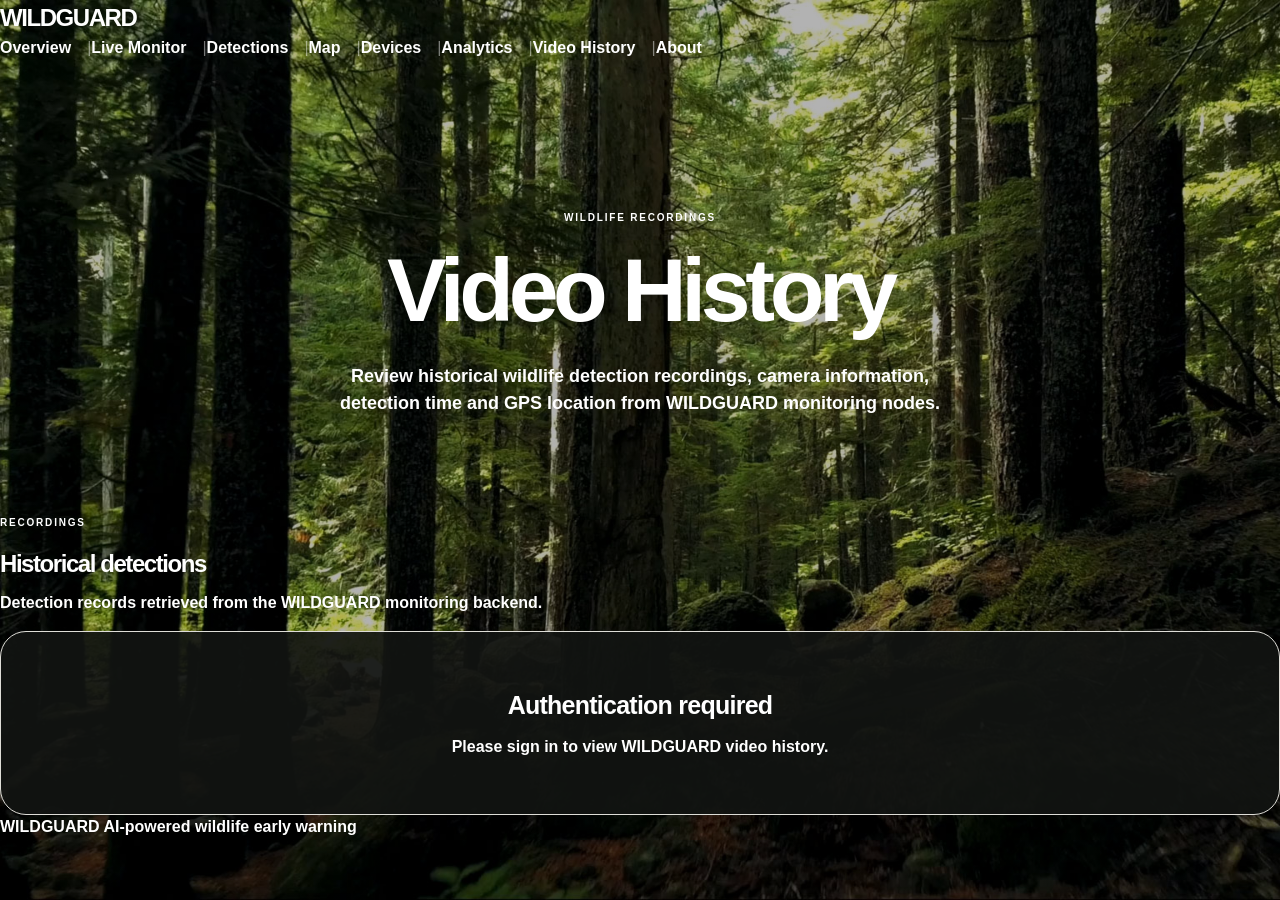
<file: video-history.html>
<!DOCTYPE html>
<html lang="en">
<head>
    <meta charset="UTF-8">
    <meta name="viewport" content="width=device-width, initial-scale=1.0">

    <title>Video History — WILDGUARD</title>

    <meta
        name="description"
        content="WILDGUARD historical wildlife detection recordings"
    >

    <link rel="stylesheet" href="css/style.css">
</head>

<body>

<header id="header" class="site-header">

    <div class="nav-wrap">

        <a href="index.html" class="brand">
            WILDGUARD
        </a>

        <button
            id="menuBtn"
            class="menu-btn"
            type="button"
            aria-label="Open navigation"
        >
            Menu
        </button>

        <nav id="menu" class="nav-menu">

            <a href="index.html">Overview</a>

            <a href="monitor.html">Live Monitor</a>

            <a href="detections.html">Detections</a>

            <a href="map.html">Map</a>

            <a href="devices.html">Devices</a>

            <a href="analytics.html">Analytics</a>

            <a href="video-history.html" class="active">
                Video History
            </a>

            <a href="about.html">About</a>

        </nav>

    </div>

</header>


<main>

    <section class="hero">

        <div class="hero-inner reveal">

            <p class="eyebrow">
                WILDLIFE RECORDINGS
            </p>

            <h1>
                Video History
            </h1>

            <p class="hero-copy">
                Review historical wildlife detection recordings,
                camera information, detection time and GPS location
                from WILDGUARD monitoring nodes.
            </p>

        </div>

    </section>


    <section class="section">

        <div class="section-inner">

            <div class="section-heading reveal">

                <p class="eyebrow">
                    RECORDINGS
                </p>

                <h2>
                    Historical detections
                </h2>

                <p>
                    Detection records retrieved from the WILDGUARD
                    monitoring backend.
                </p>

            </div>


            <div
                id="videoHistory"
                class="reveal"
                aria-live="polite"
            >

                <div class="history-loading">
                    Loading video history...
                </div>

            </div>

        </div>

    </section>

</main>


<footer class="site-footer">

    <div class="footer-inner">

        <span>
            WILDGUARD
        </span>

        <span>
            AI-powered wildlife early warning
        </span>

    </div>

</footer>


<script src="js/app.js"></script>

<script src="js/video-history.js"></script>

</body>
</html>
</file>
<file: css/style.css>
*{box-sizing:border-box}html{scroll-behavior:smooth}body{margin:0;font-family:Inter,-apple-system,BlinkMacSystemFont,"Segoe UI",sans-serif;color:#171717;background:#fff;line-height:1.5;-webkit-font-smoothing:antialiased}a{color:inherit;text-decoration:none}.wrap{width:min(1240px,calc(100% - 48px));margin:auto}.hero{padding:150px 0 70px;text-align:center;overflow:hidden}.eyebrow{font-size:10px;font-weight:700;letter-spacing:.18em;color:#77756f;margin:0 0 22px}.hero h1,h2{font-weight:700;letter-spacing:-.06em;line-height:.98;margin:0}.hero h1{font-size:clamp(48px,7vw,92px)}.hero-copy{max-width:620px;margin:28px auto;color:#666;font-size:18px}.actions{display:flex;justify-content:center;gap:28px;align-items:center;margin:30px 0}.btn{display:inline-flex;gap:15px;background:#111;color:#fff;border-radius:999px;padding:13px 20px;font-size:13px;font-weight:600}.link{font-size:13px;font-weight:600}.hero-art{height:530px;max-width:1080px;margin:65px auto 0;border-radius:34px;position:relative;overflow:hidden;background:radial-gradient(circle at 50% 42%,#aaa89e,#4b4c47 48%,#1c1d1b);box-shadow:0 28px 70px #0002}.ring{position:absolute;border:1px solid #fff2;border-radius:50%;left:50%;top:50%;transform:translate(-50%,-50%)}.r1{width:420px;height:420px}.r2{width:700px;height:700px}.scan{position:absolute;left:0;right:0;top:48%;height:1px;background:linear-gradient(90deg,transparent,#fff8,transparent);animation:scan 4s infinite}.elephant{position:absolute;width:430px;height:260px;left:50%;top:50%;transform:translate(-50%,-34%);filter:drop-shadow(0 22px 20px #0007)}.elephant div,.elephant i{position:absolute;background:#151614}.body{left:80px;top:65px;width:275px;height:145px;border-radius:48% 55% 42% 38%}.head{left:37px;top:67px;width:115px;height:116px;border-radius:48% 45% 44% 50%}.ear{left:72px;top:51px;width:98px;height:130px;border-radius:50%;transform:rotate(-12deg);background:#20211e!important}.trunk{left:22px;top:127px;width:92px;height:26px;border-radius:0 0 35px 35px;transform:rotate(23deg);transform-origin:right center}.elephant i{top:173px;width:32px;height:83px;border-radius:0 0 18px 18px}.l1{left:118px}.l2{left:183px}.l3{left:286px}.l4{left:335px}.node{position:absolute;color:#eee;font-size:9px;letter-spacing:.13em}.n1{left:13%;top:31%}.n2{right:13%;bottom:29%}.hero-art label{position:absolute;bottom:28px;left:30px;color:#aaa;font-size:9px;letter-spacing:.16em}.hero-art label strong{color:#fff;margin-left:8px}.light{background:#f6f6f4}.light,.feature,.secondary,.alert,#devices,.about{padding:120px 0}.two{display:grid;grid-template-columns:1fr 1fr;gap:100px;align-items:center}.two h2,.feature h2,.dark h2,#devices h2,.about h2{font-size:clamp(48px,6vw,78px)}.lead{font-size:25px;line-height:1.25}.two p:not(.eyebrow),.copy,.about p:not(.eyebrow){color:#686864;max-width:600px;font-size:16px}.feature{padding-bottom:80px}.camera{height:520px;background:#111;border-radius:30px;padding:50px;position:relative;overflow:hidden;margin-top:45px}.grid,.map{background-image:linear-gradient(#fff00008 1px,transparent 1px),linear-gradient(90deg,#fff00008 1px,transparent 1px);background-size:50px 50px}.camera .grid{position:absolute;inset:0}.box{position:absolute;left:35%;top:28%;width:32%;height:47%;border:1px solid #e7e5d9}.box b{position:absolute;top:-25px;background:#e7e5d9;color:#111;padding:5px 8px;font-size:9px}.cammeta{position:absolute;left:20px;right:20px;bottom:20px;display:flex;justify-content:space-between;color:#999;font-size:9px;letter-spacing:.1em}.secondary{background:#eae9e3}.bear{height:530px;border-radius:30px;background:radial-gradient(circle,#a8a59a,#292a27);position:relative;display:flex;align-items:center;justify-content:center}.bear em{font-style:normal;font-size:145px;filter:grayscale(1)}.bear span,.bear strong{position:absolute;left:30px;color:#fff;font-size:9px;letter-spacing:.15em}.bear span{top:28px}.bear strong{bottom:28px}.dark{background:#111;color:#f7f7f2;padding:120px 0}.map{height:570px;border:1px solid #333;border-radius:30px;position:relative;overflow:hidden;margin-top:50px}.forest,.farm,.map small{position:absolute;color:#777;font-size:9px;letter-spacing:.15em}.forest{left:7%;top:9%}.farm{right:7%;bottom:9%}.map small{left:30px;bottom:25px}.road{position:absolute;left:7%;right:7%;top:53%;height:1px;background:#666}.m{position:absolute;font-style:normal;font-size:9px;color:#aaa}.m:before{content:"";display:inline-block;width:8px;height:8px;border-radius:50%;background:#777;margin-right:7px}.m1{left:20%;top:35%}.m2{left:53%;top:46%;color:#fff}.m2:before{background:#d9d4a8;box-shadow:0 0 0 8px #d9d4a81a}.m2 b{display:block;color:#d9d4a8;margin:12px 0 0 15px;font-size:8px;letter-spacing:.12em}.m3{right:22%;top:67%}.alert{background:#f4f3ef}.alertcard{background:#111;color:#fff;border-radius:30px;padding:36px}.alertcard>small{color:#aaa;letter-spacing:.15em}.alertcard h3{font-size:34px;line-height:1.05;letter-spacing:-.04em;margin:55px 0}.stats{display:grid;grid-template-columns:1fr 1fr;gap:25px;margin-bottom:45px}.stats span{font-size:8px;letter-spacing:.15em;color:#888}.stats strong{display:block;color:#fff;font-size:13px;margin-top:5px}.alertcard footer{border-top:1px solid #333;padding-top:20px;color:#999;font-size:8px;letter-spacing:.1em}.monitorhead{display:flex;justify-content:space-between;align-items:end;margin:0 0 45px}.monitorhead span{font-size:9px;letter-spacing:.12em;color:#39865a}.monitorbox{display:grid;grid-template-columns:1fr 280px;background:#fff;border:1px solid #ddd;border-radius:30px;overflow:hidden}.screen{min-height:530px;background:#252622;position:relative;color:#999}.screen>label{position:absolute;top:20px;left:22px;font-size:8px;letter-spacing:.15em}.screen-elephant{position:absolute;width:260px;height:150px;background:#111;border-radius:45%;left:50%;top:50%;transform:translate(-50%,-50%)}.screen>b{position:absolute;left:42%;top:34%;border:1px solid #d5d1a4;color:#fff;padding:7px;font-size:8px}.screen footer{position:absolute;left:20px;right:20px;bottom:20px;display:flex;justify-content:space-between;font-size:8px}.monitorbox aside{padding:30px}.monitorbox aside div{padding:25px 0;border-bottom:1px solid #e4e4df;font-size:8px;color:#888;letter-spacing:.12em}.monitorbox aside strong{display:block;color:#111;font-size:21px;letter-spacing:-.03em;margin-top:6px}.monitorbox aside small{display:block;letter-spacing:0;color:#888;margin-top:4px}.cards{display:grid;grid-template-columns:repeat(4,1fr);gap:14px;margin-top:50px}.cards article{min-height:260px;background:#f4f4f1;border-radius:25px;padding:27px}.cards small{color:#888;letter-spacing:.15em}.cards h3{font-size:27px;margin:85px 0 10px;letter-spacing:-.04em}.cards p{font-size:12px;color:#6d6d68}.flow{display:flex;justify-content:space-between;align-items:center;gap:16px;flex-wrap:wrap;margin:70px 0 80px;color:#ddd;font-size:10px;letter-spacing:.12em}.flow b{color:#666}.tech{border-top:1px solid #383834}.tech p{display:grid;grid-template-columns:1fr 1fr;border-bottom:1px solid #383834;margin:0;padding:22px 0;font-size:9px;color:#777;letter-spacing:.14em}.tech strong{color:#fff;font-size:16px;font-weight:500;letter-spacing:0}.about{background:#e9e8e2}.about p:not(.eyebrow){font-size:18px;line-height:1.55;max-width:800px;margin:30px 0}.footer{background:#f4f3ef;padding:70px 0 25px}.footgrid{display:grid;grid-template-columns:2fr repeat(3,1fr);gap:40px;padding-bottom:60px}.footgrid>div:not(:first-child){display:flex;flex-direction:column;gap:11px;font-size:11px;color:#666}.footgrid b{font-size:9px;letter-spacing:.15em;color:#999;margin-bottom:7px}.footgrid p{font-size:13px;color:#777}.bottom{border-top:1px solid #ddd;padding-top:20px;font-size:9px;color:#888;display:flex;justify-content:space-between}.reveal{opacity:0;transform:translateY(25px);transition:.8s}.reveal.show{opacity:1;transform:none}@keyframes scan{0%,100%{transform:translateY(-180px);opacity:0}25%,75%{opacity:1}90%{transform:translateY(180px);opacity:0}}#menuBtn{display:none}@media(max-width:850px){.two{gap:50px}.cards{grid-template-columns:1fr 1fr}.monitorbox{grid-template-columns:1fr}.monitorbox aside{display:grid;grid-template-columns:repeat(3,1fr);gap:20px}.monitorbox aside div{border:0}.nav{gap:20px}}@media(max-width:680px){.wrap{width:calc(100% - 32px)}.hero,.light,.feature,.secondary,.alert,#devices,.about,.dark{padding:85px 0}.nav{height:58px;padding:0 16px}.nav .brand{margin-right:auto}.alerts{display:none}#menuBtn{display:block;background:none;border:0}#menuBtn span{display:block;width:22px;height:2px;background:#111;margin:5px}#menu{display:none;position:absolute;top:58px;left:0;right:0;background:#fff;padding:12px 16px 20px;border-bottom:1px solid #ddd}#menu.open{display:flex;flex-direction:column}#menu a{padding:12px 0;font-size:13px}.hero{padding-top:115px}.hero h1{font-size:48px}.hero-copy{font-size:15px}.hero-art{height:390px;margin-top:50px;border-radius:24px}.elephant{transform:translate(-50%,-34%) scale(.62)}.two{grid-template-columns:1fr}.two h2,.feature h2,.dark h2,#devices h2,.about h2{font-size:48px}.camera{height:390px;padding:20px}.bear{height:390px}.bear em{font-size:100px}.map{height:420px}.cards{grid-template-columns:1fr}.cards article{min-height:210px}.cards h3{margin-top:55px}.monitorhead{flex-direction:column;align-items:start;gap:20px}.monitorbox aside{display:block}.monitorbox aside div{border-bottom:1px solid #e4e4df}.screen{min-height:400px}.flow b{display:none}.tech p{grid-template-columns:1fr;gap:8px}.footgrid{grid-template-columns:1fr 1fr}.footgrid>div:first-child{grid-column:1/-1}.bottom{flex-direction:column;gap:8px}}

/* =====================================================
   WILDGUARD — 3D SLOTH BEAR
   ===================================================== */

.bear-model {
    position: absolute;
    width: 390px;
    height: 390px;
    left: 50%;
    top: 50%;
    transform: translate(-50%, -50%);
    background: transparent;
    --poster-color: transparent;
    z-index: 1;
}

/* Keep the bear labels visible above the 3D model */
.bear span,
.bear strong {
    z-index: 2;
}

/* Mobile sizing */
@media (max-width: 680px) {
    .bear-model {
        width: 300px;
        height: 300px;
    }
}

/* =====================================================
   CENTER 3D ELEPHANT
   ===================================================== */

.elephant-model {
    position: absolute;
    width: 560px;
    height: 420px;
    left: 50%;
    top: 50%;
    transform: translate(-50%, -50%);
    background: transparent;
    --poster-color: transparent;
    z-index: 2;
}

@media (max-width: 680px) {
    .elephant-model {
        width: 360px;
        height: 300px;
    }
}

/* ================================
   WILDGUARD AUTHENTICATION
================================ */

.login-section {
    min-height: 720px;
    display: flex;
    align-items: center;
    justify-content: center;
}

.login-form {
    width: min(420px, 100%);
    margin: 55px auto 0;
    text-align: left;
}

.form-field {
    margin-bottom: 22px;
}

.form-field label {
    display: block;
    margin-bottom: 8px;
    font-size: 10px;
    font-weight: 700;
    letter-spacing: .12em;
    color: #77756f;
    text-transform: uppercase;
}

.form-field input {
    width: 100%;
    height: 52px;
    padding: 0 16px;
    border: 1px solid #d8d7d1;
    border-radius: 14px;
    background: #f8f8f6;
    color: #171717;
    font: inherit;
    font-size: 15px;
    outline: none;
    transition:
        border-color .2s ease,
        background .2s ease,
        box-shadow .2s ease;
}

.form-field input:focus {
    border-color: #171717;
    background: #fff;
    box-shadow: 0 0 0 3px #17171710;
}

.login-button {
    width: 100%;
    height: 52px;
    margin-top: 10px;
    border: 0;
    border-radius: 999px;
    background: #111;
    color: #fff;
    font: inherit;
    font-size: 14px;
    font-weight: 600;
    cursor: pointer;
    transition:
        transform .2s ease,
        opacity .2s ease;
}

.login-button:hover {
    opacity: .88;
}

.login-button:active {
    transform: scale(.98);
}

.login-message {
    min-height: 22px;
    margin: 18px 0 0;
    text-align: center;
    font-size: 13px;
    color: #777;
}

.login-message.loading {
    color: #777;
}

.login-message.success {
    color: #39865a;
}

.login-message.error {
    color: #b33a3a;
}


/* ================================
   VIDEO HISTORY
================================ */

.video-history-card {
    margin-top: 25px;
    padding: 30px;
    border: 1px solid #deddd7;
    border-radius: 26px;
    background: #f7f7f4;
}

.video-history-header {
    display: flex;
    justify-content: space-between;
    align-items: flex-start;
    gap: 20px;
    padding-bottom: 25px;
    border-bottom: 1px solid #deddd7;
}

.video-history-header .eyebrow {
    margin-bottom: 8px;
}

.video-history-header h3 {
    margin: 0;
    font-size: 28px;
    letter-spacing: -.04em;
}

.video-status {
    padding: 7px 12px;
    border-radius: 999px;
    background: #e4eee7;
    color: #39865a;
    font-size: 9px;
    font-weight: 700;
    letter-spacing: .1em;
    text-transform: uppercase;
}

.video-history-grid {
    display: grid;
    grid-template-columns: repeat(3, 1fr);
    gap: 25px;
    padding: 28px 0;
}

.video-history-grid > div {
    min-width: 0;
}

.video-label {
    display: block;
    margin-bottom: 7px;
    color: #888;
    font-size: 9px;
    font-weight: 700;
    letter-spacing: .13em;
    text-transform: uppercase;
}

.video-history-grid strong {
    display: block;
    font-size: 14px;
    font-weight: 500;
    color: #171717;
}

.video-recording {
    padding-top: 22px;
    border-top: 1px solid #deddd7;
}

.video-recording code {
    display: block;
    padding: 12px;
    overflow-wrap: anywhere;
    border-radius: 10px;
    background: #ecebe7;
    color: #555;
    font-family: ui-monospace, SFMono-Regular, Menlo, monospace;
    font-size: 11px;
}

.history-message {
    padding: 55px 30px;
    border: 1px solid #deddd7;
    border-radius: 26px;
    background: #f7f7f4;
    text-align: center;
}

.history-message h3 {
    margin: 0 0 10px;
    font-size: 25px;
    letter-spacing: -.03em;
}

.history-message p {
    margin: 0;
    color: #777;
}


/* Mobile */

@media (max-width: 680px) {

    .login-section {
        min-height: 650px;
    }

    .login-form {
        margin-top: 40px;
    }

    .video-history-card {
        padding: 22px;
        border-radius: 20px;
    }

    .video-history-header {
        flex-direction: column;
    }

    .video-history-grid {
        grid-template-columns: 1fr 1fr;
        gap: 22px 15px;
    }

}

/* ================================
   MONITOR NAVIGATION
================================ */

.nav-menu {
    display: flex;
    align-items: center;
    gap: 0;
}

.nav-menu a {
    position: relative;
    display: inline-flex;
    align-items: center;
    white-space: nowrap;
}

.nav-menu a:not(:last-child)::after {
    content: "|";
    margin-left: 16px;
    color: #b8b7b1;
    font-weight: 400;
}

.brand {
    font-size: 24px;
    font-weight: 800;
    letter-spacing: -0.06em;
    white-space: nowrap;
    margin-right: 22px;
}
/* =====================================================
   WILDGUARD — DARK HERO BACKGROUND
   ===================================================== */

body {
    background:
    linear-gradient(
        rgba(0, 0, 0, 0.30),
        rgba(0, 0, 0, 0.30)
    ),
    url("../assets/images/hero.60Y34Sn3.jpg");
    background-size: cover;
    background-position: center center;
    background-attachment: fixed;
    background-repeat: no-repeat;
}


/* =====================================================
   WILDGUARD — DARK SECTION SURFACES
   Existing layout and spacing preserved
   ===================================================== */

.light,
.secondary,
.alert,
#devices,
.about,
.footer {
    background: rgba(12, 14, 12, 0.88);
}

.feature {
    background: rgba(10, 12, 10, 0.92);
}

.dark {
    background: rgba(8, 10, 8, 0.94);
}


/* =====================================================
   WILDGUARD — WHITE BOLD TYPOGRAPHY
   ===================================================== */

body,
body p,
body span,
body small,
body label,
body strong,
body b,
body h1,
body h2,
body h3,
body h4,
body h5,
body h6,
body a,
body li,
body em {
    color: #fff;
}


/* Main typography weight */
body p,
body span,
body small,
body label,
body a,
body li,
body em {
    font-weight: 600;
}

body strong,
body b,
body h1,
body h2,
body h3,
body h4,
body h5,
body h6 {
    font-weight: 700;
}


/* =====================================================
   NAVIGATION
   ===================================================== */

.nav-menu a,
.brand {
    color: #fff;
    font-weight: 700;
}

.nav-menu a:not(:last-child)::after {
    color: rgba(255, 255, 255, 0.45);
}


/* =====================================================
   HERO
   ===================================================== */

.eyebrow,
.hero-copy {
    color: #fff;
    font-weight: 600;
}

.hero h1 {
    color: #fff;
    font-weight: 700;
}


/* =====================================================
   BUTTONS / LINKS
   ===================================================== */

.btn,
.login-button {
    color: #fff;
    font-weight: 700;
}

.link {
    color: #fff;
    font-weight: 700;
}


/* =====================================================
   CARDS / SUPPORTING TEXT
   ===================================================== */

.cards article {
    background: rgba(18, 20, 18, 0.92);
}

.cards small,
.cards p,
.two p:not(.eyebrow),
.copy,
.about p:not(.eyebrow) {
    color: #fff;
    font-weight: 600;
}


/* =====================================================
   MAP / TECHNICAL CONTENT
   ===================================================== */

.map {
    background-color: rgba(8, 10, 8, 0.82);
}

.forest,
.farm,
.map small,
.m,
.m2,
.m2 b {
    color: #fff;
    font-weight: 600;
}

.tech p,
.tech strong,
.flow,
.flow b {
    color: #fff;
    font-weight: 700;
}


/* =====================================================
   MONITOR
   ===================================================== */

.monitorhead span,
.cammeta,
.screen,
.monitorbox aside,
.monitorbox aside div,
.monitorbox aside strong,
.monitorbox aside small {
    color: #fff;
    font-weight: 600;
}


/* =====================================================
   FOOTER
   ===================================================== */

.footer,
.footer p,
.footer a,
.footer b,
.bottom {
    color: #fff;
}

.footgrid b {
    color: rgba(255, 255, 255, 0.7);
}


/* =====================================================
   FORM / AUTHENTICATION
   ===================================================== */

.form-field label,
.login-message {
    color: #fff;
    font-weight: 700;
}

.form-field input {
    background: rgba(20, 22, 20, 0.92);
    color: #fff;
    border-color: rgba(255, 255, 255, 0.25);
}

.form-field input::placeholder {
    color: rgba(255, 255, 255, 0.55);
}

.form-field input:focus {
    background: rgba(25, 27, 25, 0.96);
    color: #fff;
}


/* =====================================================
   VIDEO HISTORY
   ===================================================== */

.video-history-card,
.history-message {
    background: rgba(18, 20, 18, 0.92);
    color: #fff;
}

.video-history-header,
.video-recording {
    border-color: rgba(255, 255, 255, 0.18);
}

.video-history-header h3,
.video-history-grid strong,
.history-message h3,
.history-message p,
.video-label {
    color: #fff;
    font-weight: 700;
}

.video-recording code {
    background: rgba(255, 255, 255, 0.08);
    color: #fff;
}
</file>
